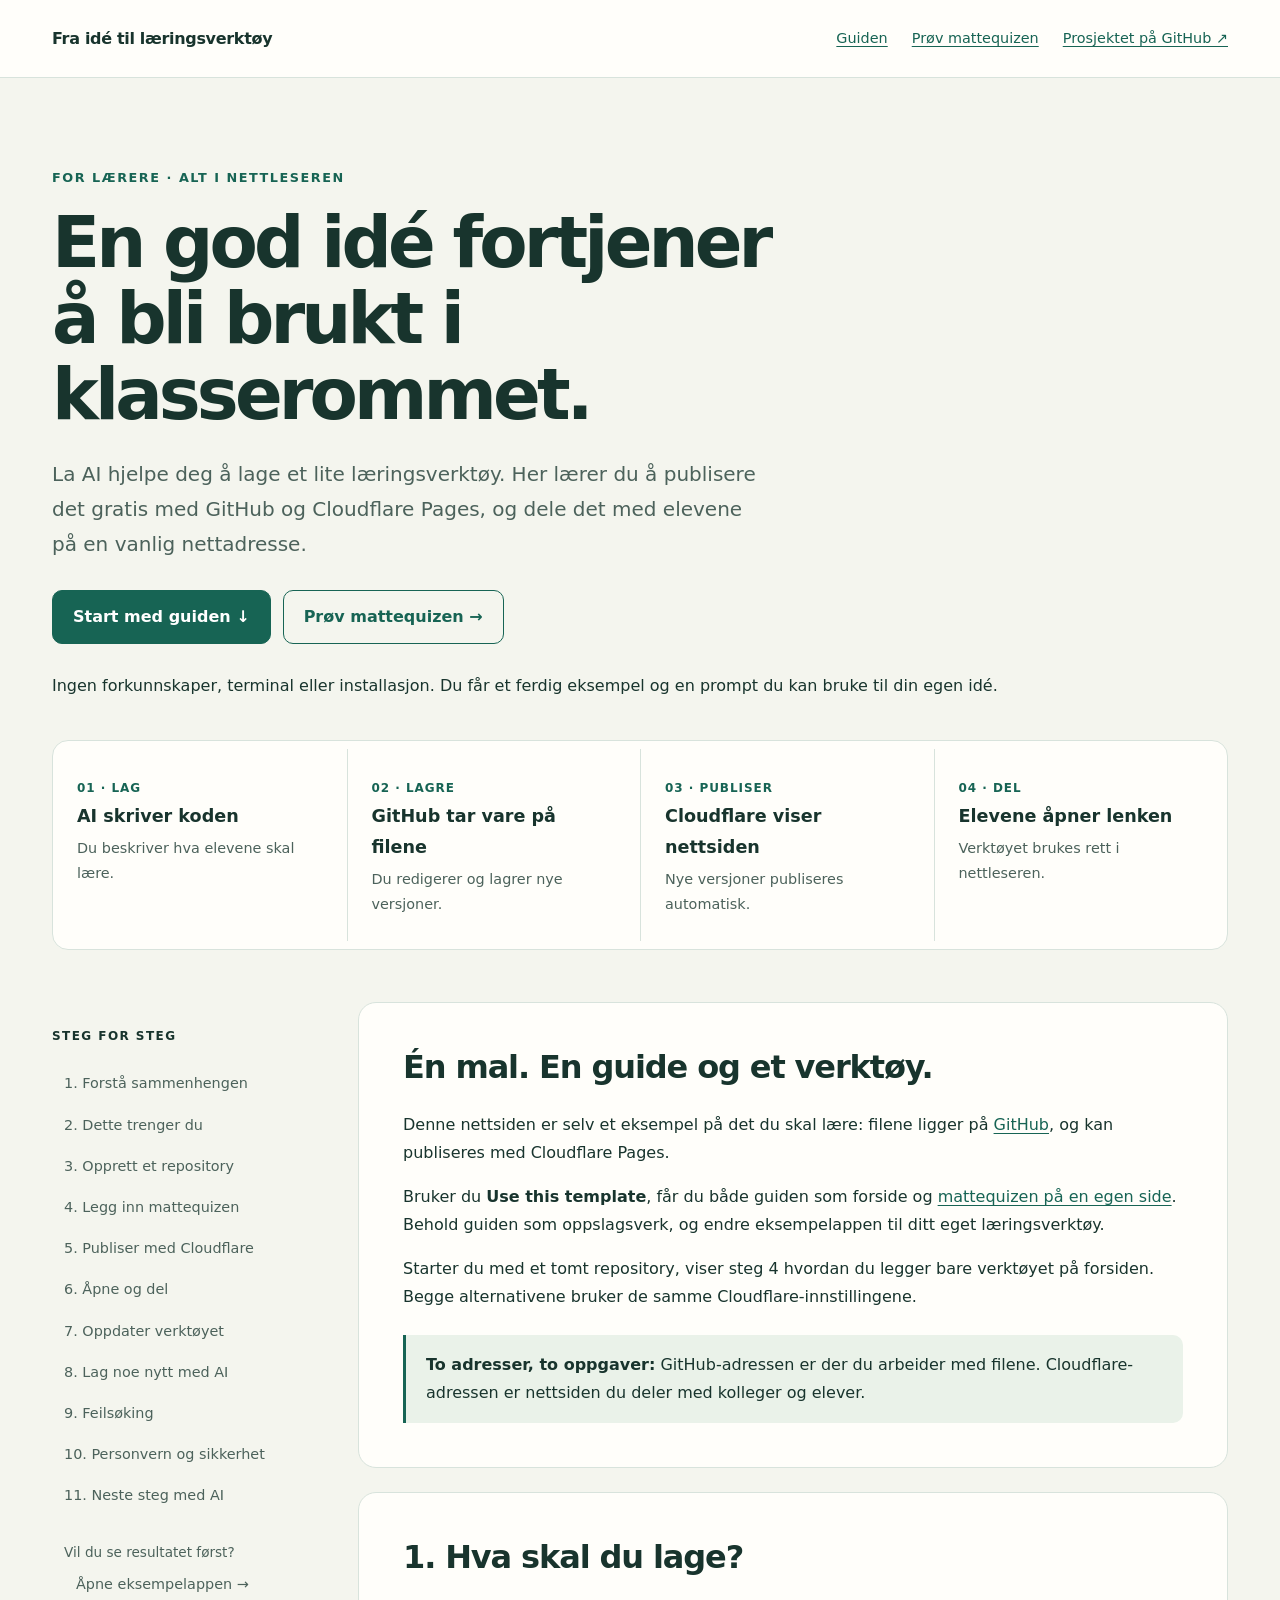
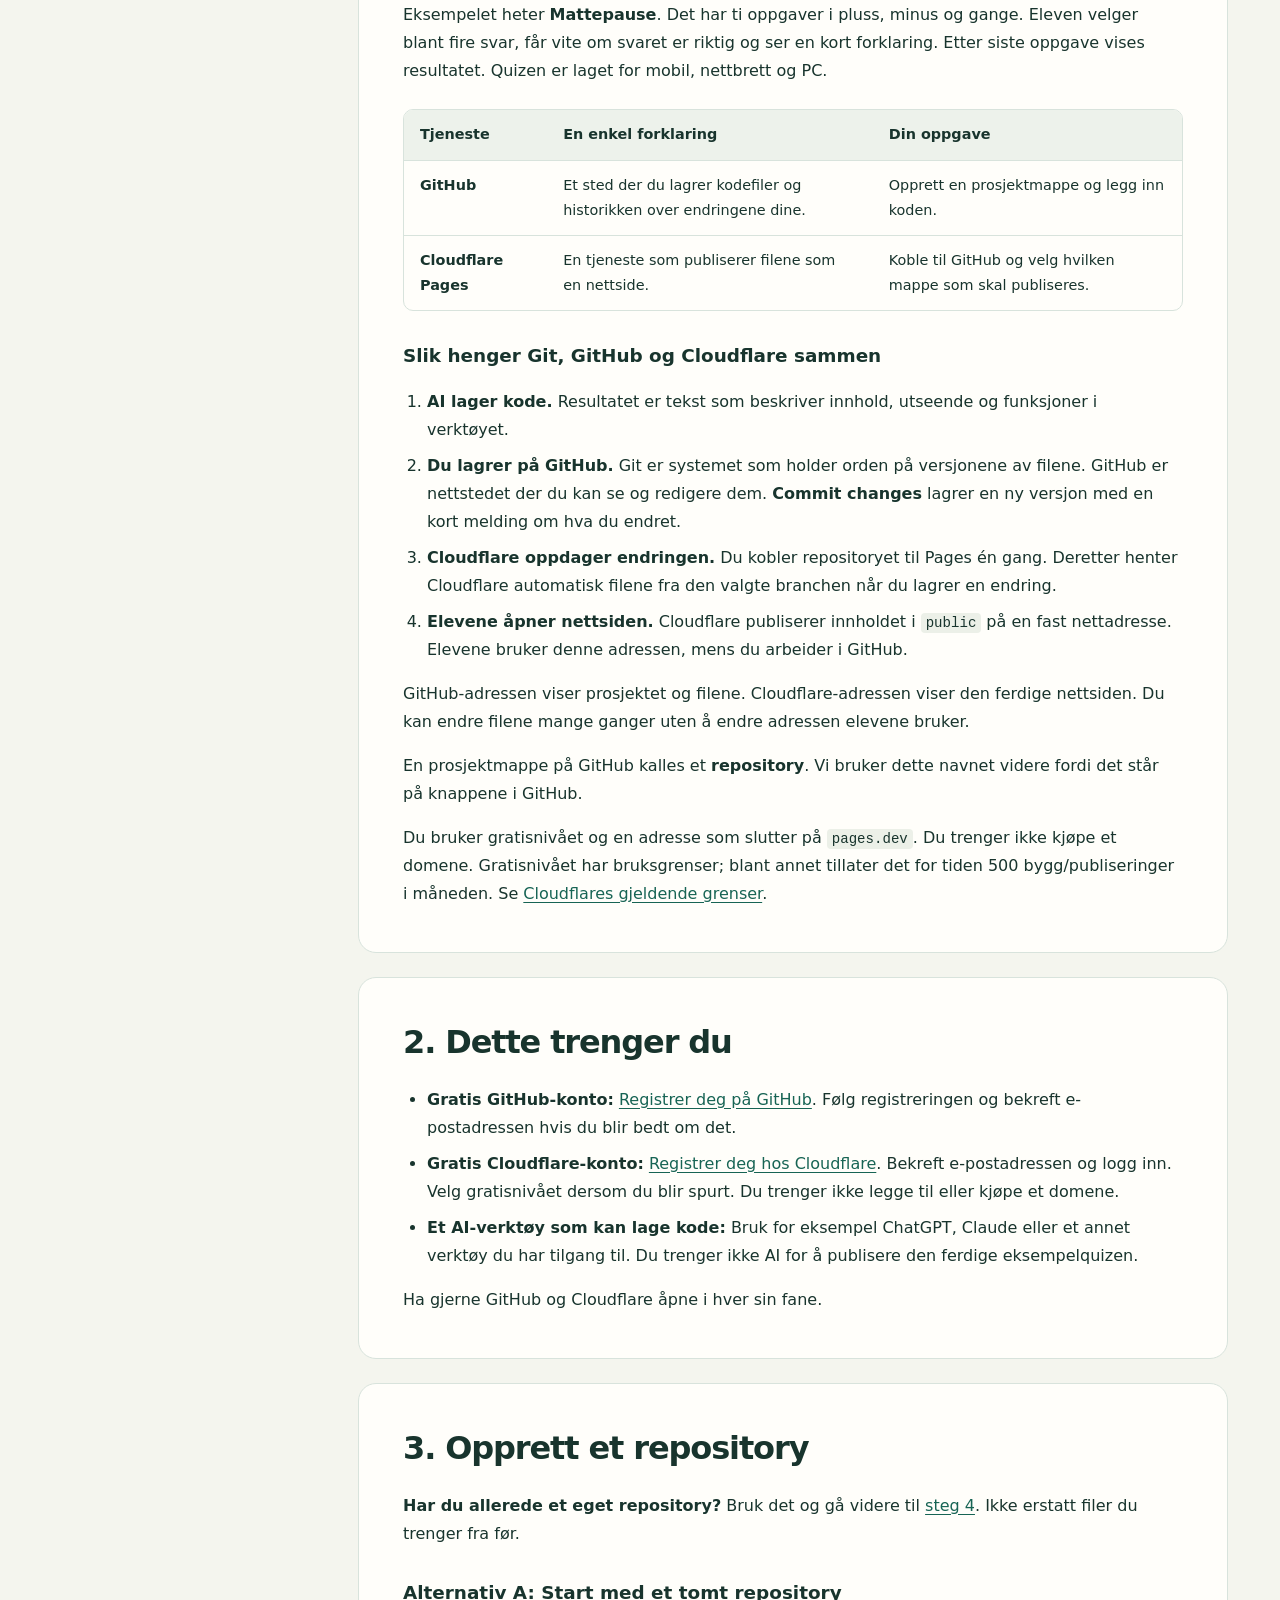
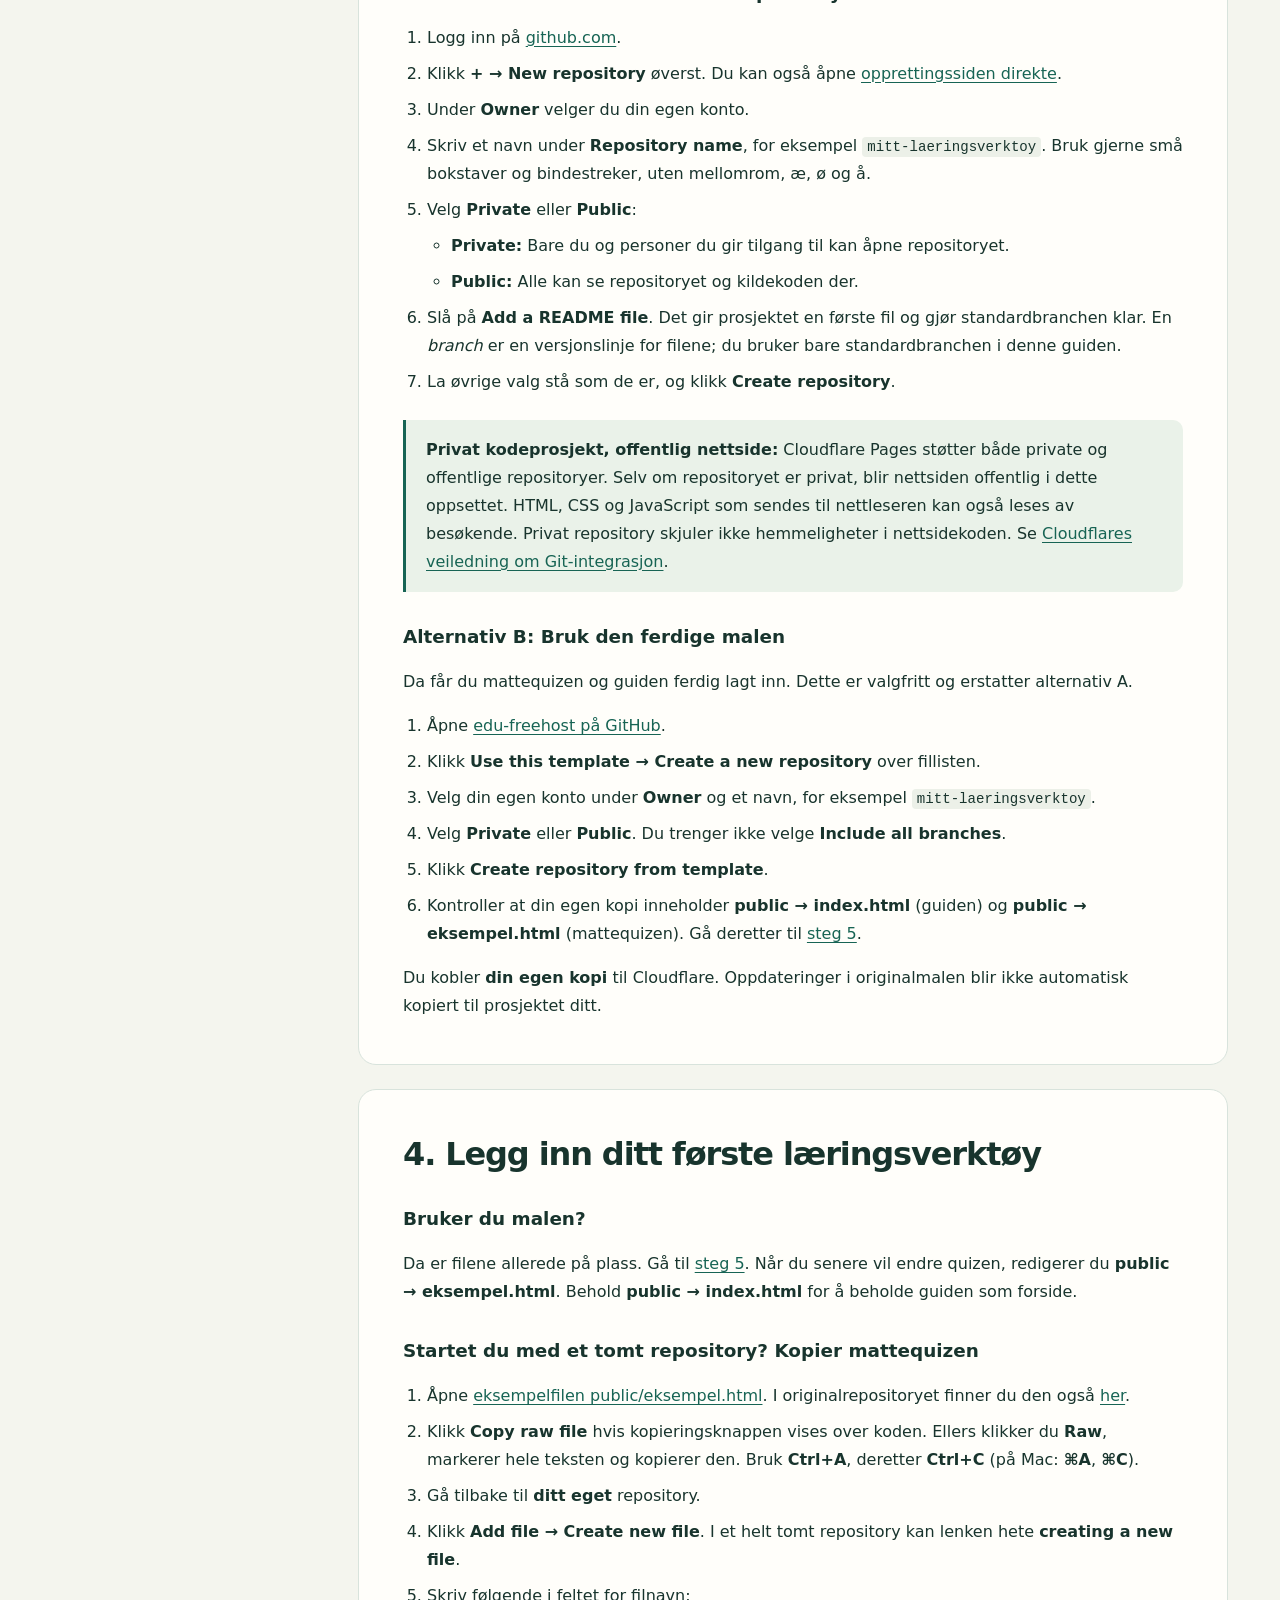
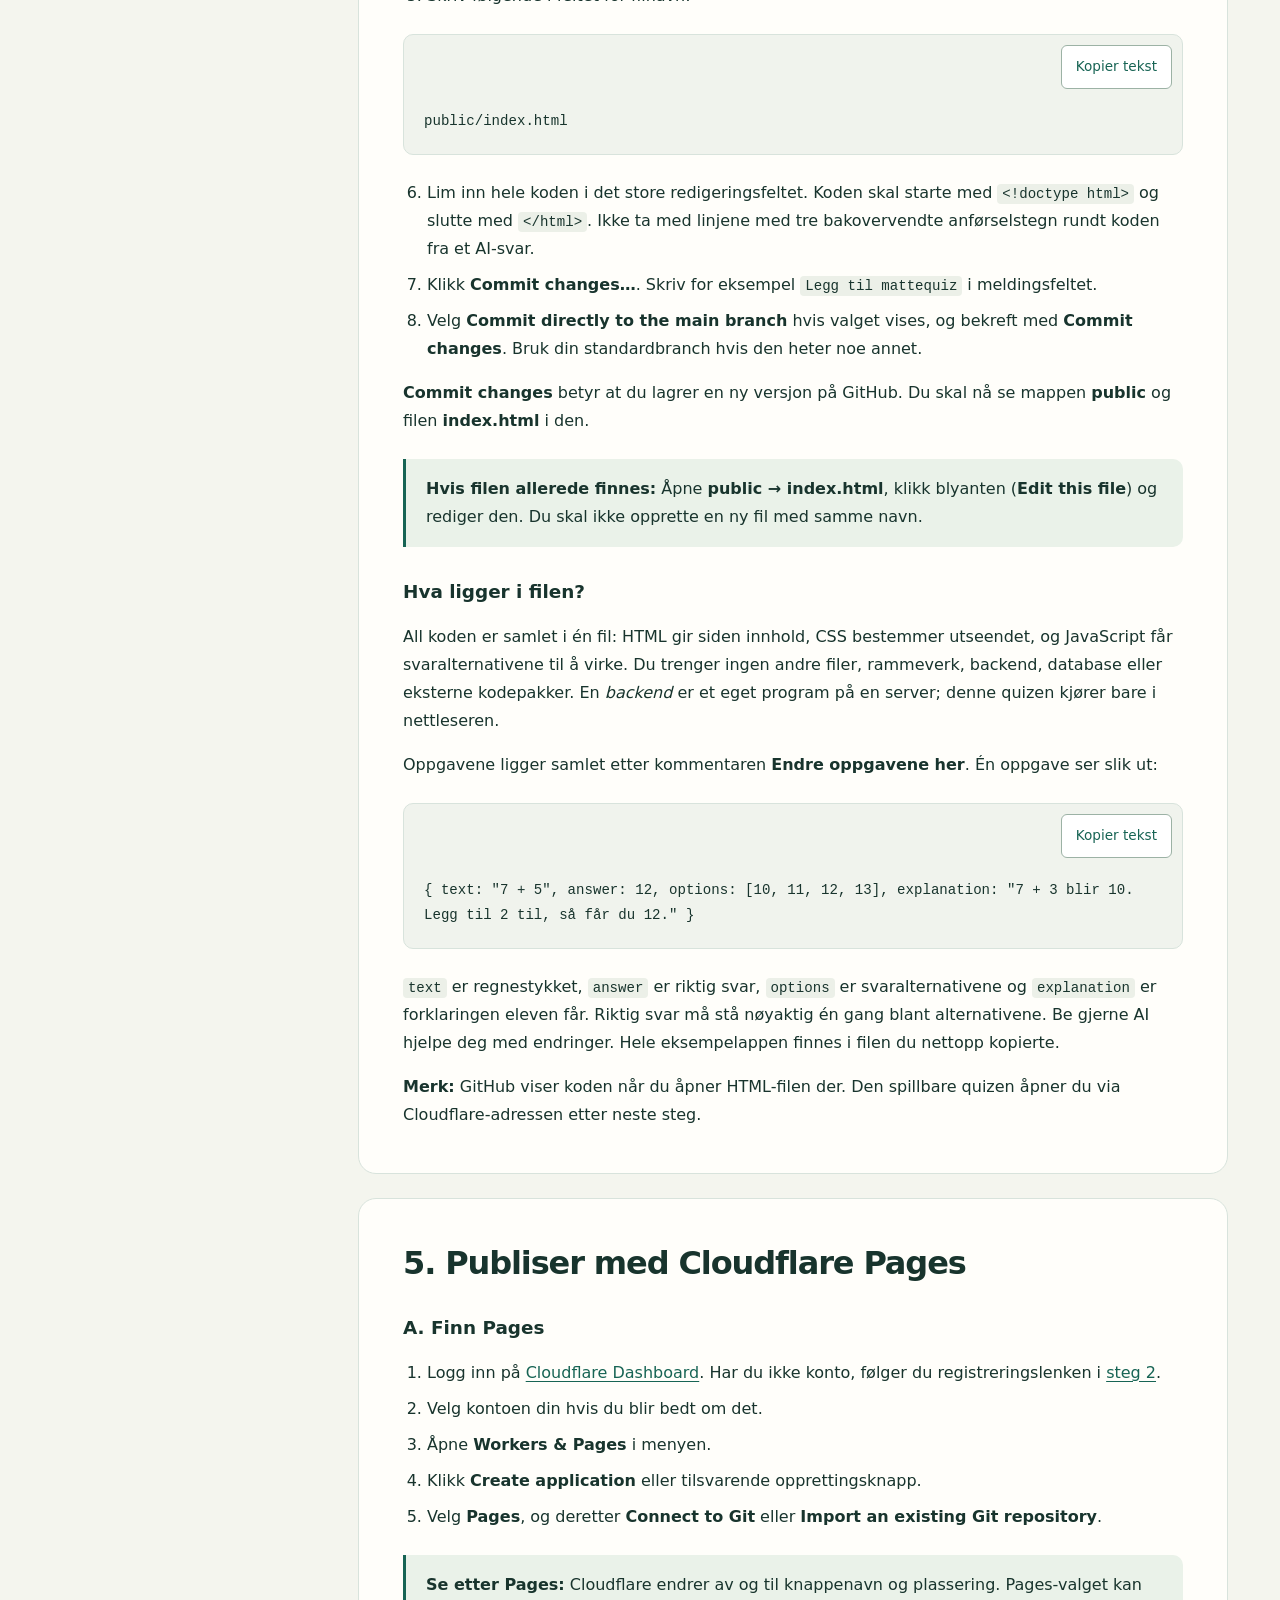
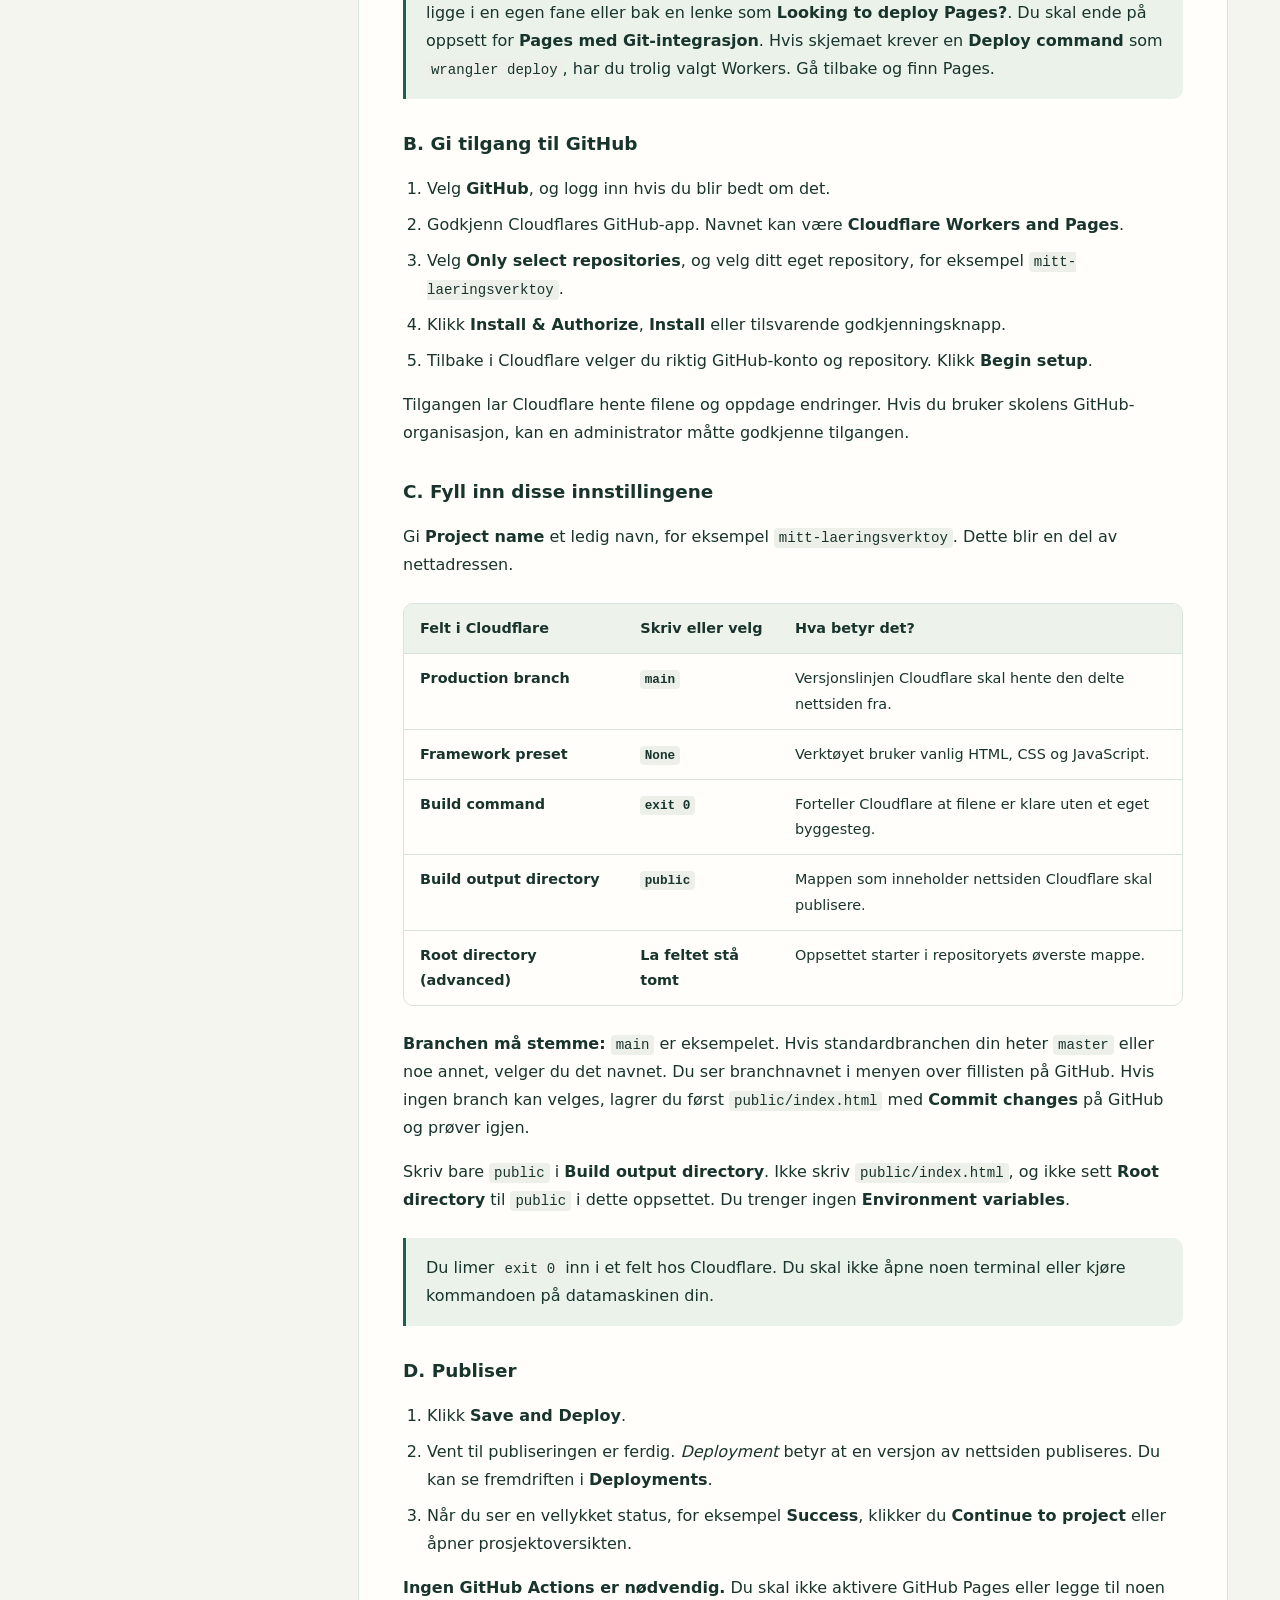
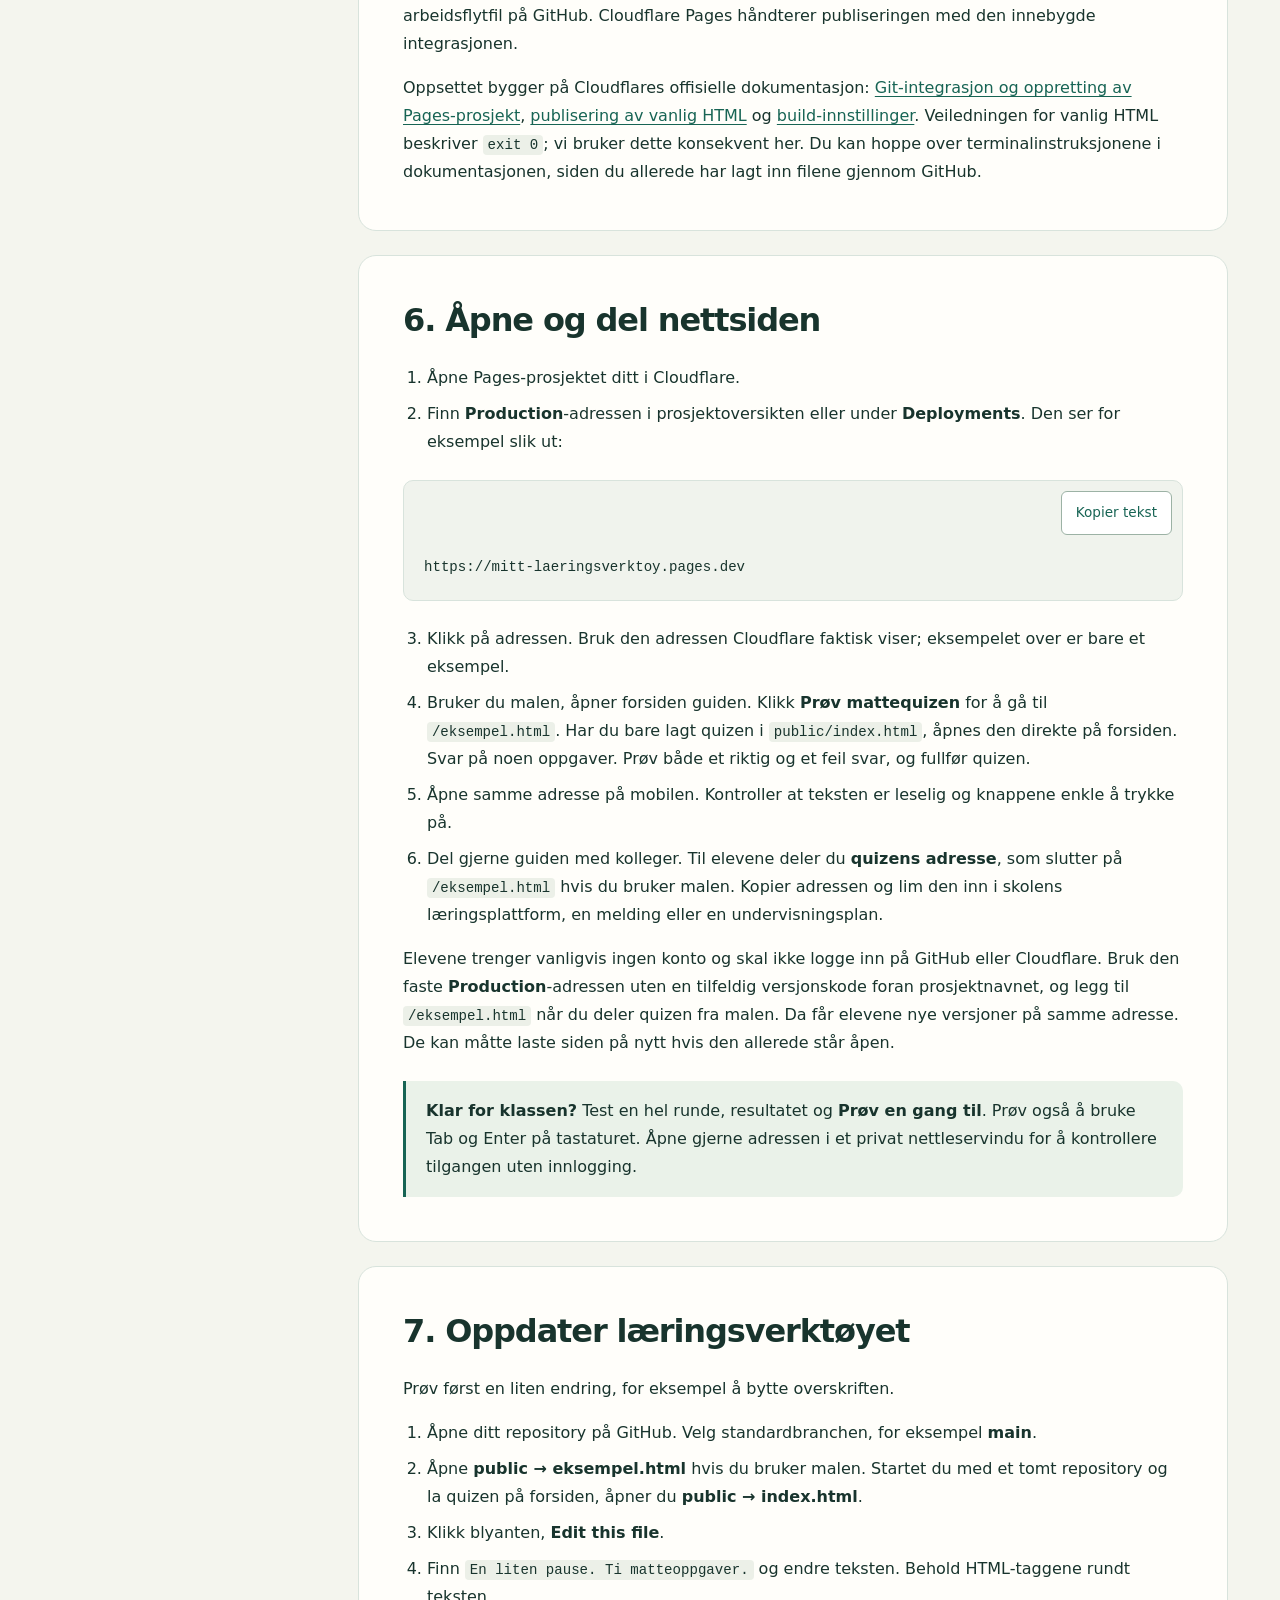
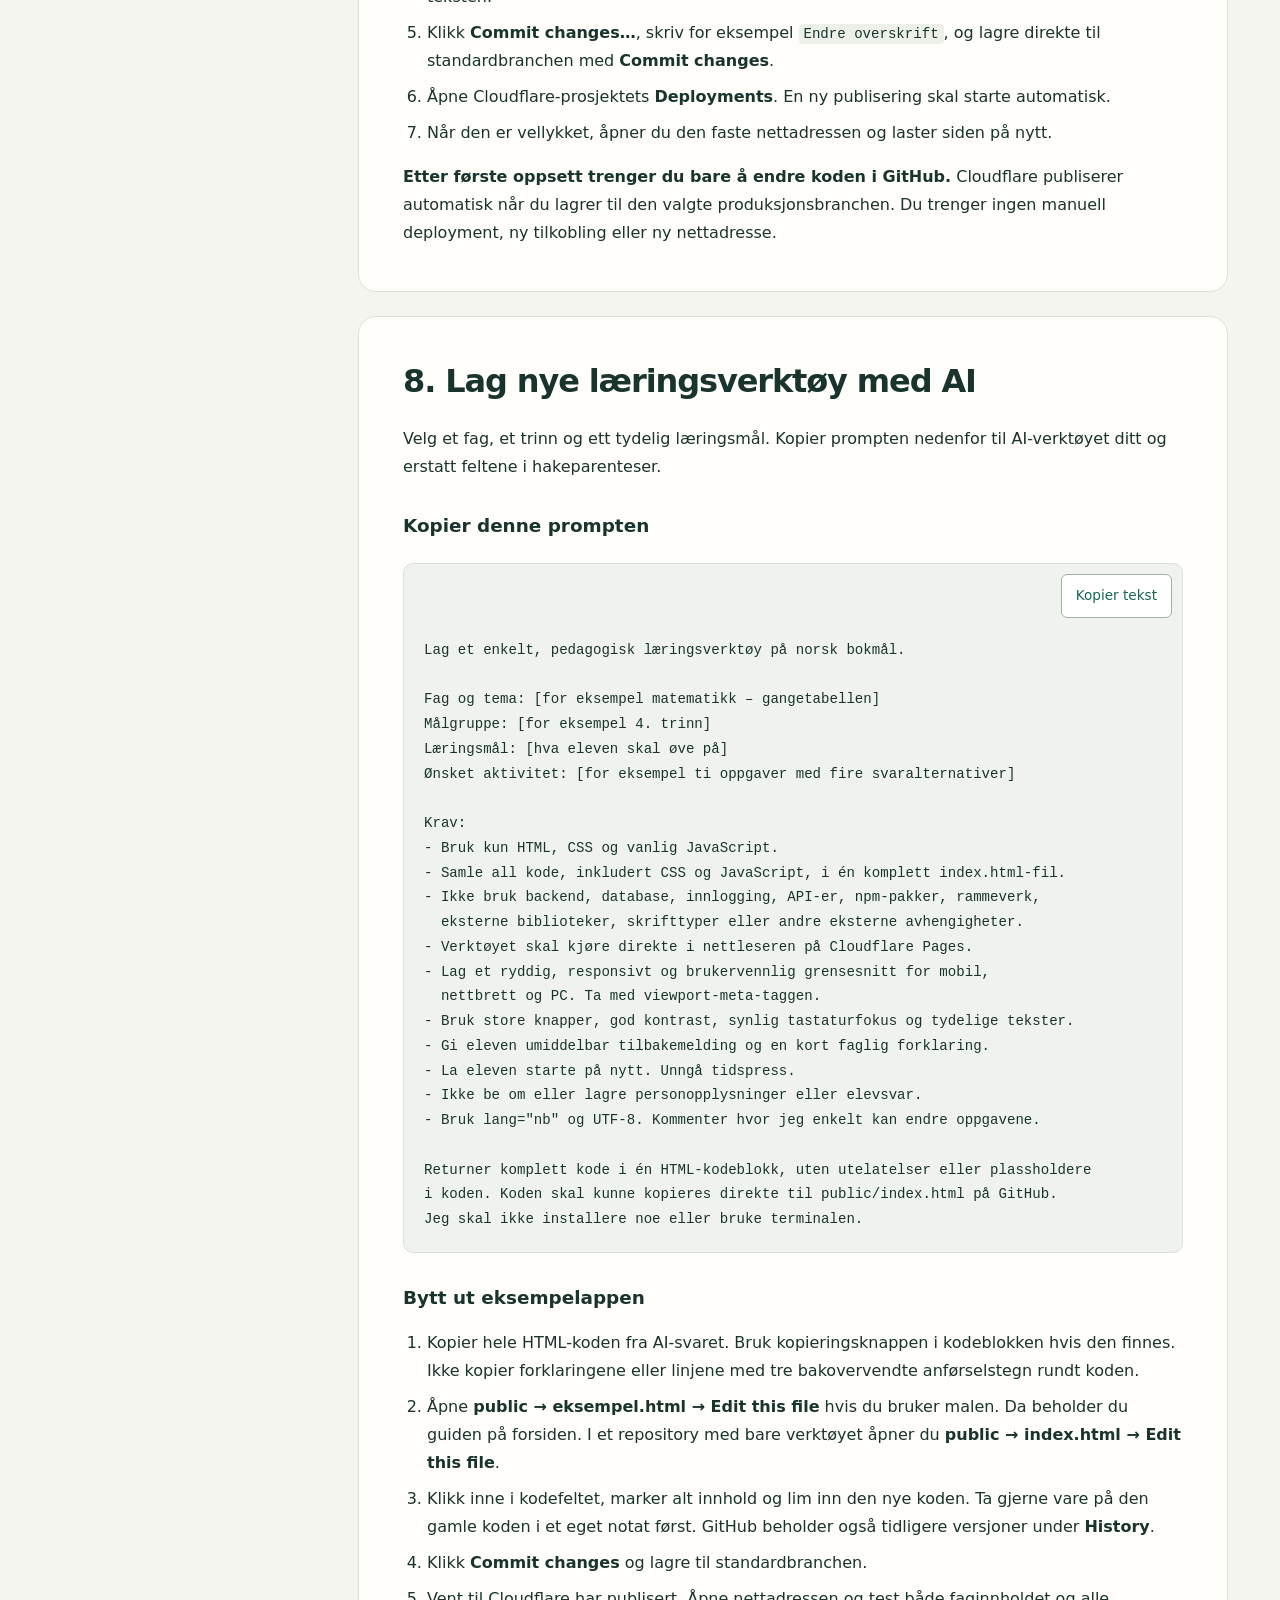
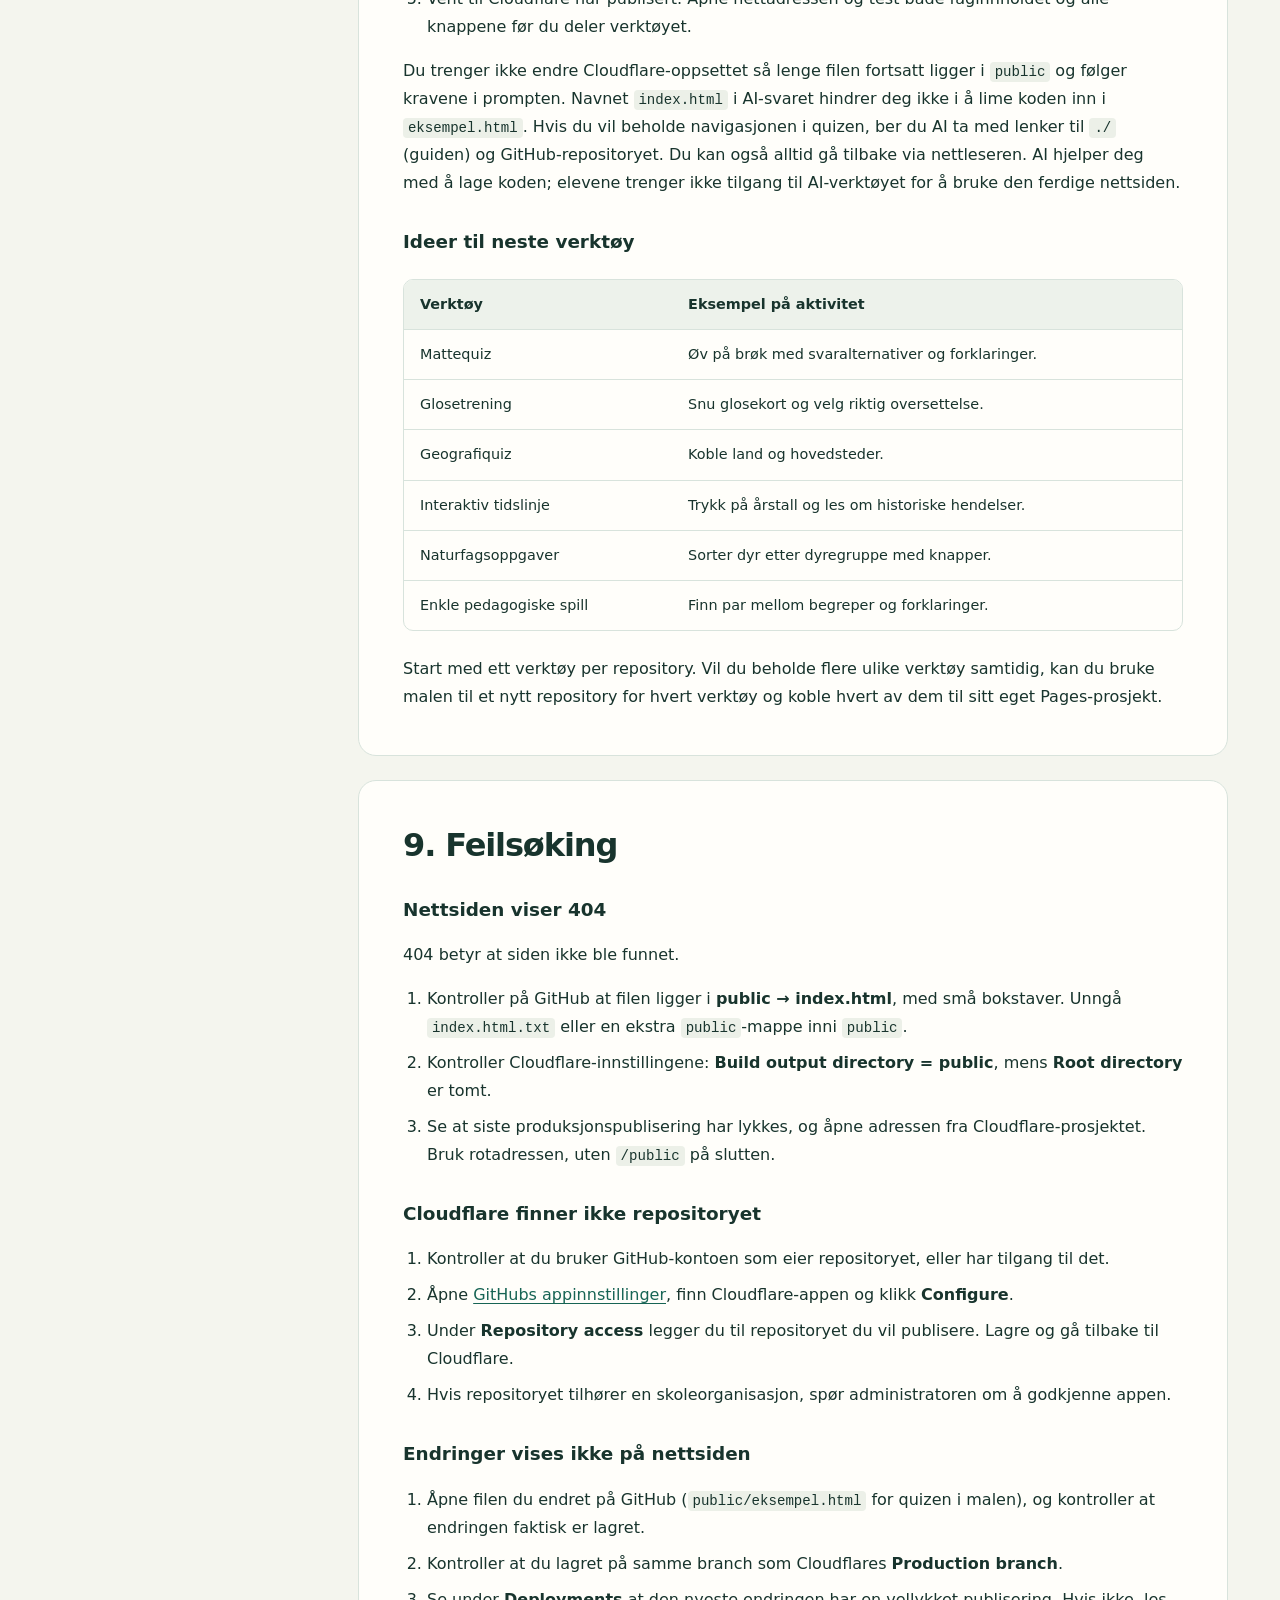
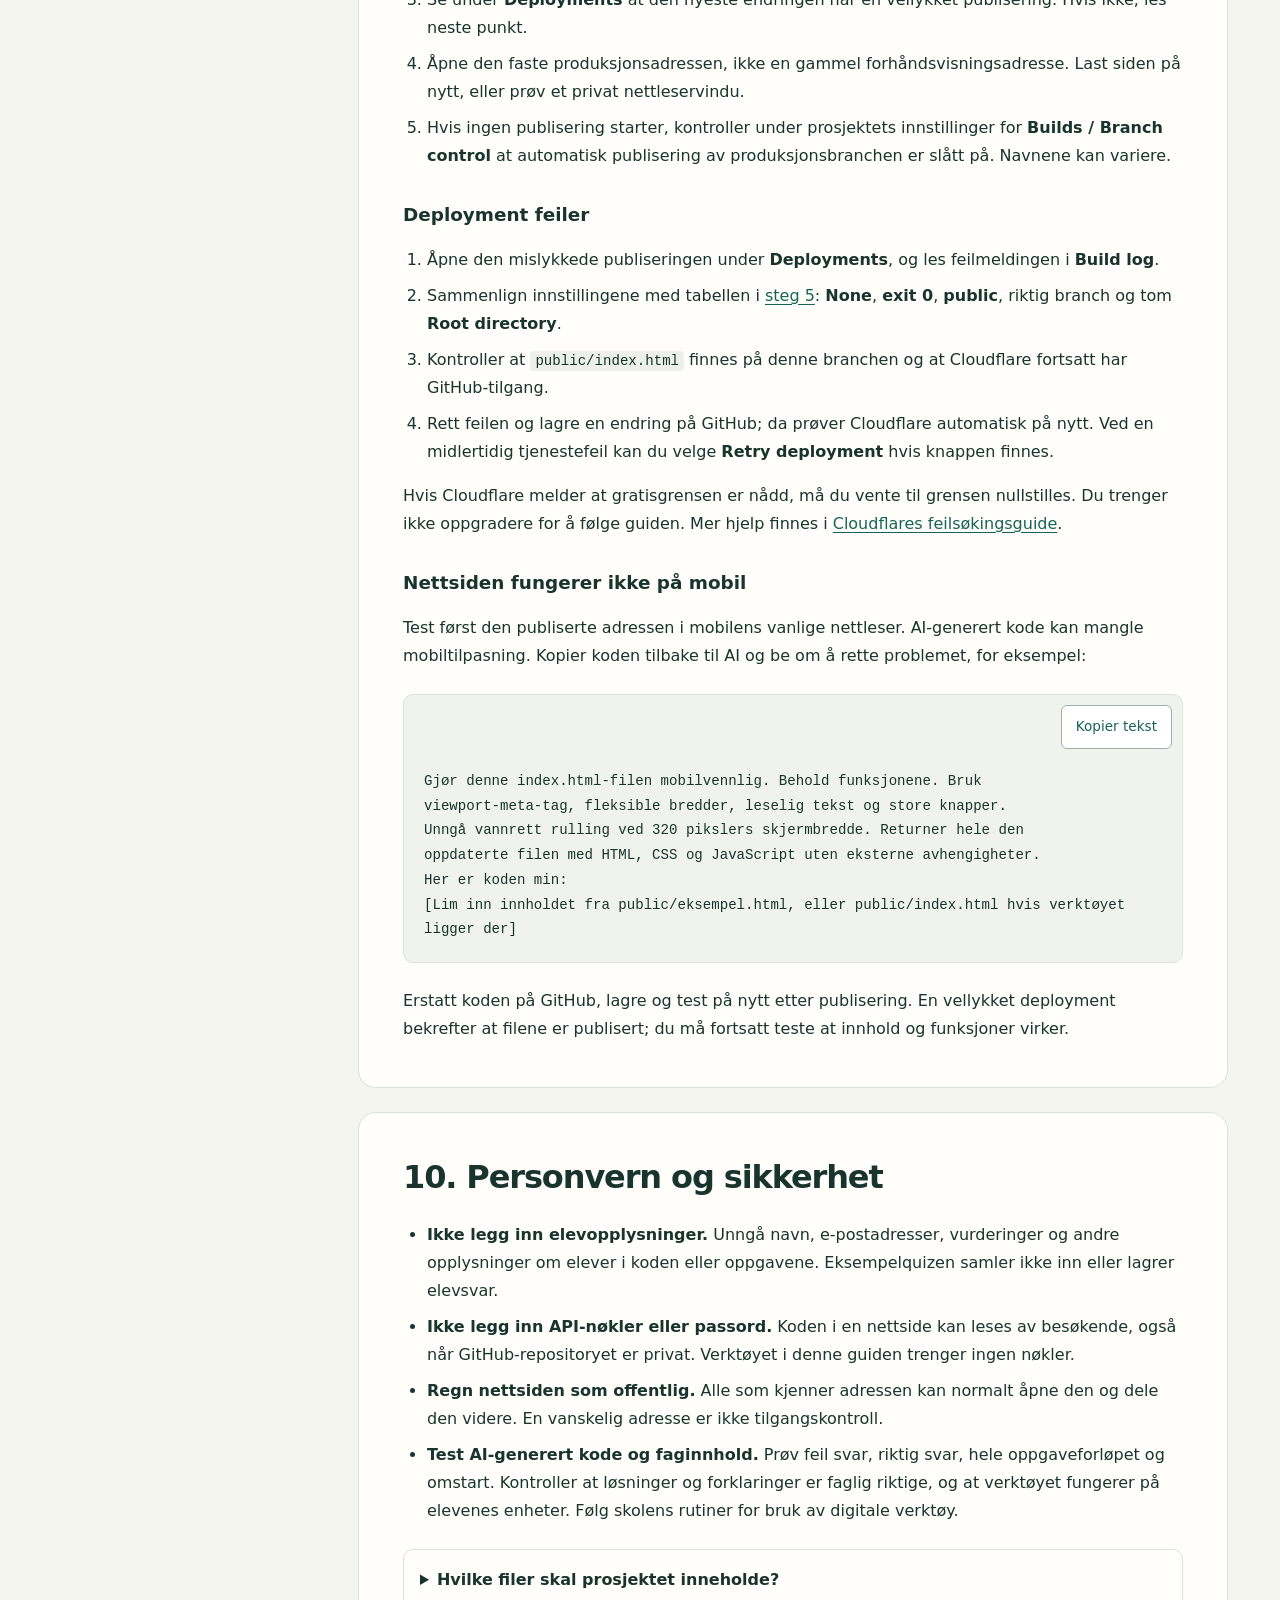
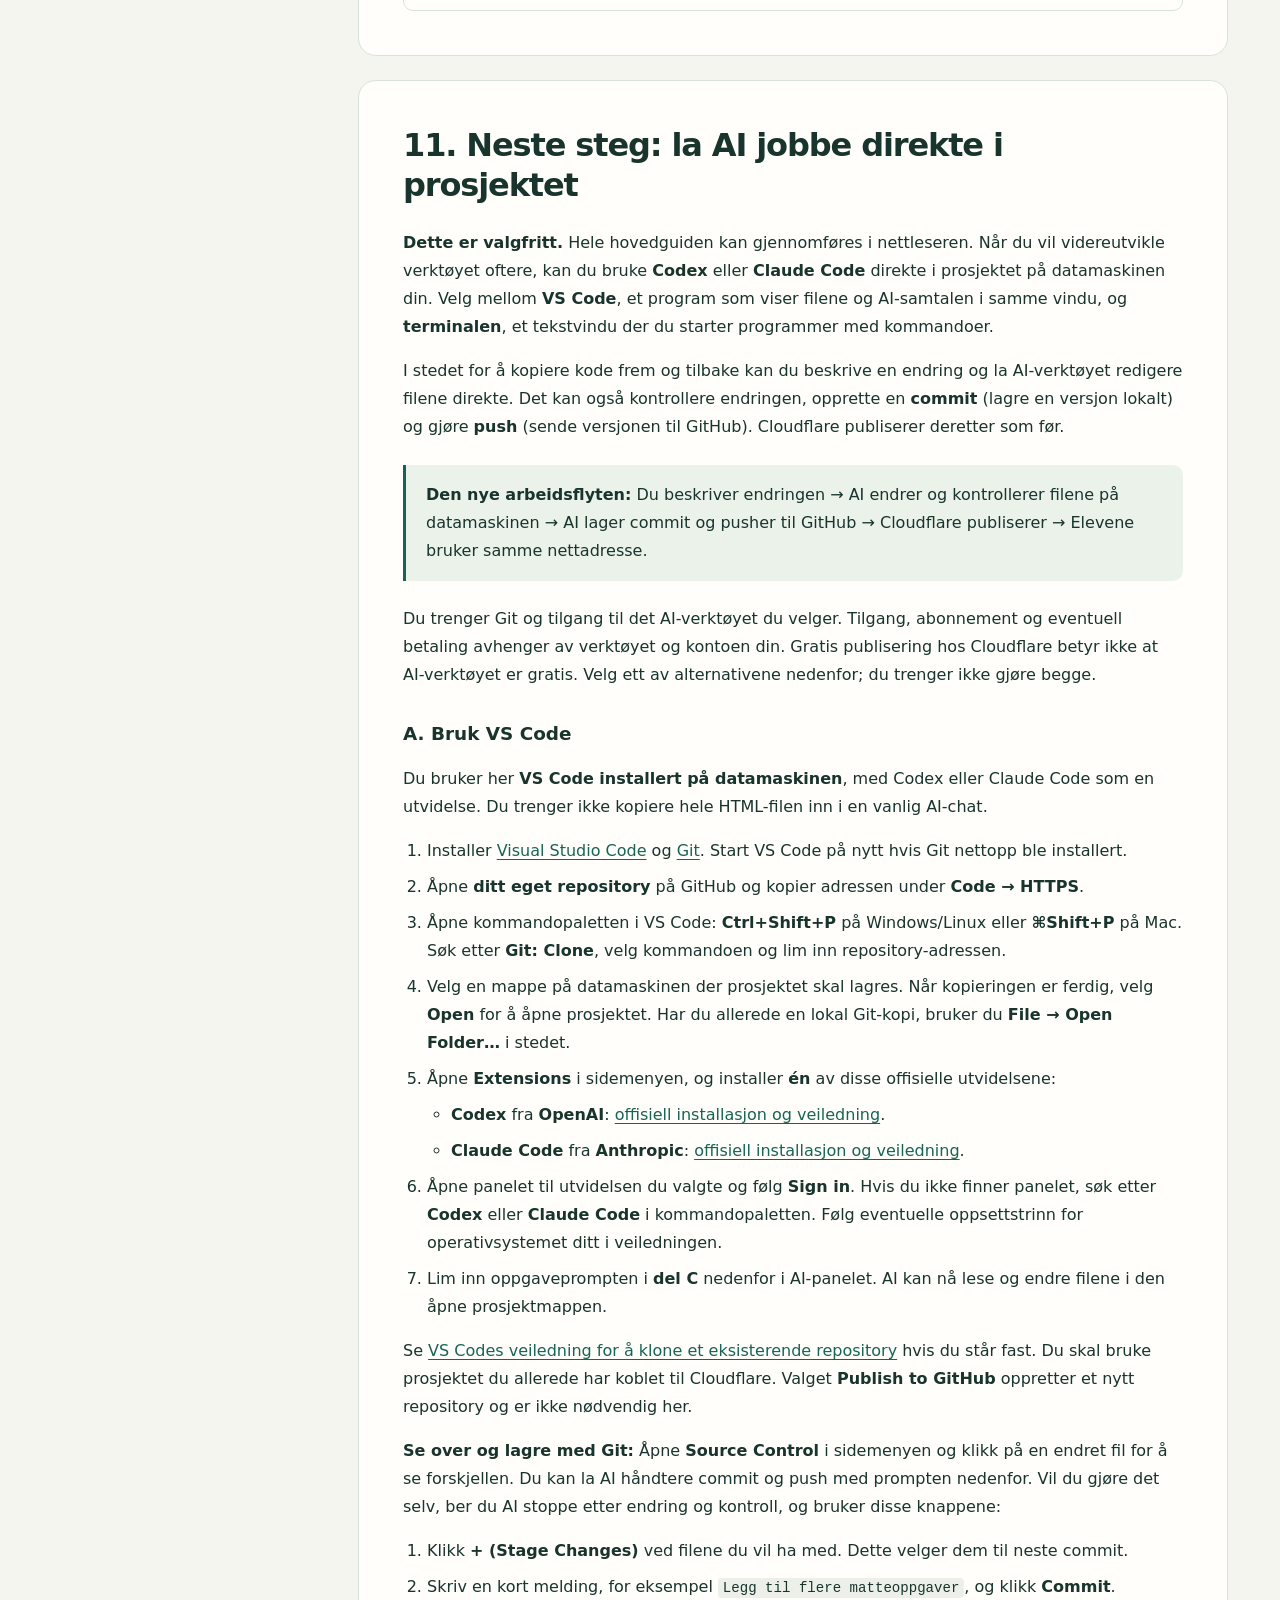
<file: public/index.html>
<!doctype html>
<html lang="nb">
<head>
  <meta charset="utf-8">
  <meta name="viewport" content="width=device-width, initial-scale=1">
  <meta name="description" content="Fra AI-idé til en nettadresse elevene kan bruke. En praktisk guide til gratis publisering med GitHub og Cloudflare Pages, med en mattequiz du kan prøve.">
  <title>Fra idé til læringsverktøy – GitHub og Cloudflare for lærere</title>
  <link rel="icon" href="favicon.svg" type="image/svg+xml">
  <link rel="stylesheet" href="guide.css">
  <script src="guide.js" defer></script>
</head>
<body id="toppen">
  <a class="skip" href="#veiledning">Hopp til guiden</a>
  <header class="site-header">
    <div class="topbar">
      <a class="wordmark" href="./" aria-current="page">Fra idé til læringsverktøy</a>
      <nav aria-label="Hovedmeny">
        <a href="#steg-1">Guiden</a>
        <a href="eksempel.html">Prøv mattequizen</a>
        <a href="https://github.com/Christergabba/edu-freehost">Prosjektet på GitHub ↗</a>
      </nav>
    </div>
  </header>
  <main>
    <div class="hero">
      <p class="eyebrow">For lærere · Alt i nettleseren</p>
      <h1>En god idé fortjener<br>å bli brukt i klasserommet.</h1>
      <p class="lead">La AI hjelpe deg å lage et lite læringsverktøy. Her lærer du å publisere det gratis med GitHub og Cloudflare Pages, og dele det med elevene på en vanlig nettadresse.</p>
      <div class="actions">
        <a class="button primary" href="#steg-1">Start med guiden ↓</a>
        <a class="button" href="eksempel.html">Prøv mattequizen →</a>
      </div>
      <p>Ingen forkunnskaper, terminal eller installasjon. Du får et ferdig eksempel og en prompt du kan bruke til din egen idé.</p>
      <ol class="flow" aria-label="Fra idé til publisert læringsverktøy">
        <li><small>01 · LAG</small><strong>AI skriver koden</strong><span>Du beskriver hva elevene skal lære.</span></li>
        <li><small>02 · LAGRE</small><strong>GitHub tar vare på filene</strong><span>Du redigerer og lagrer nye versjoner.</span></li>
        <li><small>03 · PUBLISER</small><strong>Cloudflare viser nettsiden</strong><span>Nye versjoner publiseres automatisk.</span></li>
        <li><small>04 · DEL</small><strong>Elevene åpner lenken</strong><span>Verktøyet brukes rett i nettleseren.</span></li>
      </ol>
    </div>
    <div class="layout">
      <aside class="sidebar">
        <nav aria-label="Innhold i guiden">
          <h2>Steg for steg</h2>
          <ol><li><a href="#steg-1">1. Forstå sammenhengen</a></li>
<li><a href="#steg-2">2. Dette trenger du</a></li>
<li><a href="#steg-3">3. Opprett et repository</a></li>
<li><a href="#steg-4">4. Legg inn mattequizen</a></li>
<li><a href="#steg-5">5. Publiser med Cloudflare</a></li>
<li><a href="#steg-6">6. Åpne og del</a></li>
<li><a href="#steg-7">7. Oppdater verktøyet</a></li>
<li><a href="#steg-8">8. Lag noe nytt med AI</a></li>
<li><a href="#steg-9">9. Feilsøking</a></li>
<li><a href="#steg-10">10. Personvern og sikkerhet</a></li>
<li><a href="#neste-steg">11. Neste steg med AI</a></li></ol>
        </nav>
        <p class="aside-note">Vil du se resultatet først?<br><a href="eksempel.html">Åpne eksempelappen →</a></p>
      </aside>
      <article id="veiledning" aria-label="Komplett publiseringsguide">
        <section class="chapter" aria-labelledby="to-sider">
          <h2 id="to-sider">Én mal. En guide og et verktøy.</h2>
          <p>Denne nettsiden er selv et eksempel på det du skal lære: filene ligger på <a href="https://github.com/Christergabba/edu-freehost">GitHub</a>, og kan publiseres med Cloudflare Pages.</p>
          <p>Bruker du <strong>Use this template</strong>, får du både guiden som forside og <a href="eksempel.html">mattequizen på en egen side</a>. Behold guiden som oppslagsverk, og endre eksempelappen til ditt eget læringsverktøy.</p>
          <p>Starter du med et tomt repository, viser steg 4 hvordan du legger bare verktøyet på forsiden. Begge alternativene bruker de samme Cloudflare-innstillingene.</p>
          <blockquote><p><strong>To adresser, to oppgaver:</strong> GitHub-adressen er der du arbeider med filene. Cloudflare-adressen er nettsiden du deler med kolleger og elever.</p></blockquote>
        </section>
<section class="chapter" id="steg-1">
<h2>1. Hva skal du lage?</h2>
<p>Eksempelet heter <strong>Mattepause</strong>. Det har ti oppgaver i pluss, minus og gange. Eleven velger blant fire svar, får vite om svaret er riktig og ser en kort forklaring. Etter siste oppgave vises resultatet. Quizen er laget for mobil, nettbrett og PC.</p>
<div class="table-wrap"><table><thead><tr><th scope="col">Tjeneste</th><th scope="col">En enkel forklaring</th><th scope="col">Din oppgave</th></tr></thead><tbody><tr><td><strong>GitHub</strong></td><td>Et sted der du lagrer kodefiler og historikken over endringene dine.</td><td>Opprett en prosjektmappe og legg inn koden.</td></tr><tr><td><strong>Cloudflare Pages</strong></td><td>En tjeneste som publiserer filene som en nettside.</td><td>Koble til GitHub og velg hvilken mappe som skal publiseres.</td></tr></tbody></table></div>
<h3>Slik henger Git, GitHub og Cloudflare sammen</h3>
<ol>
<li><strong>AI lager kode.</strong> Resultatet er tekst som beskriver innhold, utseende og funksjoner i verktøyet.
</li>
<li><strong>Du lagrer på GitHub.</strong> Git er systemet som holder orden på versjonene av filene. GitHub er nettstedet der du kan se og redigere dem. <strong>Commit changes</strong> lagrer en ny versjon med en kort melding om hva du endret.
</li>
<li><strong>Cloudflare oppdager endringen.</strong> Du kobler repositoryet til Pages én gang. Deretter henter Cloudflare automatisk filene fra den valgte branchen når du lagrer en endring.
</li>
<li><strong>Elevene åpner nettsiden.</strong> Cloudflare publiserer innholdet i <code>public</code> på en fast nettadresse. Elevene bruker denne adressen, mens du arbeider i GitHub.
</li></ol>
<p>GitHub-adressen viser prosjektet og filene. Cloudflare-adressen viser den ferdige nettsiden. Du kan endre filene mange ganger uten å endre adressen elevene bruker.</p>
<p>En prosjektmappe på GitHub kalles et <strong>repository</strong>. Vi bruker dette navnet videre fordi det står på knappene i GitHub.</p>
<p>Du bruker gratisnivået og en adresse som slutter på <code>pages.dev</code>. Du trenger ikke kjøpe et domene. Gratisnivået har bruksgrenser; blant annet tillater det for tiden 500 bygg/publiseringer i måneden. Se <a href="https://developers.cloudflare.com/pages/platform/limits/">Cloudflares gjeldende grenser</a>.</p>
</section>
<section class="chapter" id="steg-2">
<h2>2. Dette trenger du</h2>
<ul>
<li><strong>Gratis GitHub-konto:</strong> <a href="https://github.com/signup">Registrer deg på GitHub</a>. Følg registreringen og bekreft e-postadressen hvis du blir bedt om det.
</li>
<li><strong>Gratis Cloudflare-konto:</strong> <a href="https://dash.cloudflare.com/sign-up">Registrer deg hos Cloudflare</a>. Bekreft e-postadressen og logg inn. Velg gratisnivået dersom du blir spurt. Du trenger ikke legge til eller kjøpe et domene.
</li>
<li><strong>Et AI-verktøy som kan lage kode:</strong> Bruk for eksempel ChatGPT, Claude eller et annet verktøy du har tilgang til. Du trenger ikke AI for å publisere den ferdige eksempelquizen.
</li></ul>
<p>Ha gjerne GitHub og Cloudflare åpne i hver sin fane.</p>
</section>
<section class="chapter" id="steg-3">
<h2>3. Opprett et repository</h2>
<p><strong>Har du allerede et eget repository?</strong> Bruk det og gå videre til <a href="#steg-4">steg 4</a>. Ikke erstatt filer du trenger fra før.</p>
<h3>Alternativ A: Start med et tomt repository</h3>
<ol>
<li>Logg inn på <a href="https://github.com/">github.com</a>.
</li>
<li>Klikk <strong>+ → New repository</strong> øverst. Du kan også åpne <a href="https://github.com/new">opprettingssiden direkte</a>.
</li>
<li>Under <strong>Owner</strong> velger du din egen konto.
</li>
<li>Skriv et navn under <strong>Repository name</strong>, for eksempel <code>mitt-laeringsverktoy</code>. Bruk gjerne små bokstaver og bindestreker, uten mellomrom, æ, ø og å.
</li>
<li>Velg <strong>Private</strong> eller <strong>Public</strong>:
<ul>
<li><strong>Private:</strong> Bare du og personer du gir tilgang til kan åpne repositoryet.
</li>
<li><strong>Public:</strong> Alle kan se repositoryet og kildekoden der.
</li></ul>
</li>
<li>Slå på <strong>Add a README file</strong>. Det gir prosjektet en første fil og gjør standardbranchen klar. En <em>branch</em> er en versjonslinje for filene; du bruker bare standardbranchen i denne guiden.
</li>
<li>La øvrige valg stå som de er, og klikk <strong>Create repository</strong>.
</li></ol>
<blockquote><p><strong>Privat kodeprosjekt, offentlig nettside:</strong> Cloudflare Pages støtter både private og offentlige repositoryer. Selv om repositoryet er privat, blir nettsiden offentlig i dette oppsettet. HTML, CSS og JavaScript som sendes til nettleseren kan også leses av besøkende. Privat repository skjuler ikke hemmeligheter i nettsidekoden. Se <a href="https://developers.cloudflare.com/pages/get-started/git-integration/">Cloudflares veiledning om Git-integrasjon</a>.</p></blockquote>
<a id="template"></a>
<h3>Alternativ B: Bruk den ferdige malen</h3>
<p>Da får du mattequizen og guiden ferdig lagt inn. Dette er valgfritt og erstatter alternativ A.</p>
<ol>
<li>Åpne <a href="https://github.com/Christergabba/edu-freehost">edu-freehost på GitHub</a>.
</li>
<li>Klikk <strong>Use this template → Create a new repository</strong> over fillisten.
</li>
<li>Velg din egen konto under <strong>Owner</strong> og et navn, for eksempel <code>mitt-laeringsverktoy</code>.
</li>
<li>Velg <strong>Private</strong> eller <strong>Public</strong>. Du trenger ikke velge <strong>Include all branches</strong>.
</li>
<li>Klikk <strong>Create repository from template</strong>.
</li>
<li>Kontroller at din egen kopi inneholder <strong>public → index.html</strong> (guiden) og <strong>public → eksempel.html</strong> (mattequizen). Gå deretter til <a href="#steg-5">steg 5</a>.
</li></ol>
<p>Du kobler <strong>din egen kopi</strong> til Cloudflare. Oppdateringer i originalmalen blir ikke automatisk kopiert til prosjektet ditt.</p>
</section>
<section class="chapter" id="steg-4">
<h2>4. Legg inn ditt første læringsverktøy</h2>
<h3>Bruker du malen?</h3>
<p>Da er filene allerede på plass. Gå til <a href="#steg-5">steg 5</a>. Når du senere vil endre quizen, redigerer du <strong>public → eksempel.html</strong>. Behold <strong>public → index.html</strong> for å beholde guiden som forside.</p>
<h3>Startet du med et tomt repository? Kopier mattequizen</h3>
<ol>
<li>Åpne <a href="https://github.com/Christergabba/edu-freehost/blob/main/public/eksempel.html">eksempelfilen public/eksempel.html</a>. I originalrepositoryet finner du den også <a href="https://github.com/Christergabba/edu-freehost/blob/main/public/eksempel.html">her</a>.
</li>
<li>Klikk <strong>Copy raw file</strong> hvis kopieringsknappen vises over koden. Ellers klikker du <strong>Raw</strong>, markerer hele teksten og kopierer den. Bruk <strong>Ctrl+A</strong>, deretter <strong>Ctrl+C</strong> (på Mac: <strong>⌘A</strong>, <strong>⌘C</strong>).
</li>
<li>Gå tilbake til <strong>ditt eget</strong> repository.
</li>
<li>Klikk <strong>Add file → Create new file</strong>. I et helt tomt repository kan lenken hete <strong>creating a new file</strong>.
</li>
<li>Skriv følgende i feltet for filnavn:
</li></ol>
<div class="code-block"><pre><code>public/index.html</code></pre></div>
<ol start="6">
<li>Lim inn hele koden i det store redigeringsfeltet. Koden skal starte med <code>&lt;!doctype html&gt;</code> og slutte med <code>&lt;/html&gt;</code>. Ikke ta med linjene med tre bakovervendte anførselstegn rundt koden fra et AI-svar.
</li>
<li>Klikk <strong>Commit changes…</strong>. Skriv for eksempel <code>Legg til mattequiz</code> i meldingsfeltet.
</li>
<li>Velg <strong>Commit directly to the main branch</strong> hvis valget vises, og bekreft med <strong>Commit changes</strong>. Bruk din standardbranch hvis den heter noe annet.
</li></ol>
<p><strong>Commit changes</strong> betyr at du lagrer en ny versjon på GitHub. Du skal nå se mappen <strong>public</strong> og filen <strong>index.html</strong> i den.</p>
<blockquote><p><strong>Hvis filen allerede finnes:</strong> Åpne <strong>public → index.html</strong>, klikk blyanten (<strong>Edit this file</strong>) og rediger den. Du skal ikke opprette en ny fil med samme navn.</p></blockquote>
<h3>Hva ligger i filen?</h3>
<p>All koden er samlet i én fil: HTML gir siden innhold, CSS bestemmer utseendet, og JavaScript får svaralternativene til å virke. Du trenger ingen andre filer, rammeverk, backend, database eller eksterne kodepakker. En <em>backend</em> er et eget program på en server; denne quizen kjører bare i nettleseren.</p>
<p>Oppgavene ligger samlet etter kommentaren <strong>Endre oppgavene her</strong>. Én oppgave ser slik ut:</p>
<div class="code-block"><pre><code>{ text: &quot;7 + 5&quot;, answer: 12, options: [10, 11, 12, 13], explanation: &quot;7 + 3 blir 10. Legg til 2 til, så får du 12.&quot; }</code></pre></div>
<p><code>text</code> er regnestykket, <code>answer</code> er riktig svar, <code>options</code> er svaralternativene og <code>explanation</code> er forklaringen eleven får. Riktig svar må stå nøyaktig én gang blant alternativene. Be gjerne AI hjelpe deg med endringer. Hele eksempelappen finnes i filen du nettopp kopierte.</p>
<p><strong>Merk:</strong> GitHub viser koden når du åpner HTML-filen der. Den spillbare quizen åpner du via Cloudflare-adressen etter neste steg.</p>
</section>
<section class="chapter" id="steg-5">
<h2>5. Publiser med Cloudflare Pages</h2>
<h3>A. Finn Pages</h3>
<ol>
<li>Logg inn på <a href="https://dash.cloudflare.com/">Cloudflare Dashboard</a>. Har du ikke konto, følger du registreringslenken i <a href="#steg-2">steg 2</a>.
</li>
<li>Velg kontoen din hvis du blir bedt om det.
</li>
<li>Åpne <strong>Workers &amp; Pages</strong> i menyen.
</li>
<li>Klikk <strong>Create application</strong> eller tilsvarende opprettingsknapp.
</li>
<li>Velg <strong>Pages</strong>, og deretter <strong>Connect to Git</strong> eller <strong>Import an existing Git repository</strong>.
</li></ol>
<blockquote><p><strong>Se etter Pages:</strong> Cloudflare endrer av og til knappenavn og plassering. Pages-valget kan ligge i en egen fane eller bak en lenke som <strong>Looking to deploy Pages?</strong>. Du skal ende på oppsett for <strong>Pages med Git-integrasjon</strong>. Hvis skjemaet krever en <strong>Deploy command</strong> som <code>wrangler deploy</code>, har du trolig valgt Workers. Gå tilbake og finn Pages.</p></blockquote>
<h3>B. Gi tilgang til GitHub</h3>
<ol>
<li>Velg <strong>GitHub</strong>, og logg inn hvis du blir bedt om det.
</li>
<li>Godkjenn Cloudflares GitHub-app. Navnet kan være <strong>Cloudflare Workers and Pages</strong>.
</li>
<li>Velg <strong>Only select repositories</strong>, og velg ditt eget repository, for eksempel <code>mitt-laeringsverktoy</code>.
</li>
<li>Klikk <strong>Install &amp; Authorize</strong>, <strong>Install</strong> eller tilsvarende godkjenningsknapp.
</li>
<li>Tilbake i Cloudflare velger du riktig GitHub-konto og repository. Klikk <strong>Begin setup</strong>.
</li></ol>
<p>Tilgangen lar Cloudflare hente filene og oppdage endringer. Hvis du bruker skolens GitHub-organisasjon, kan en administrator måtte godkjenne tilgangen.</p>
<h3>C. Fyll inn disse innstillingene</h3>
<p>Gi <strong>Project name</strong> et ledig navn, for eksempel <code>mitt-laeringsverktoy</code>. Dette blir en del av nettadressen.</p>
<div class="table-wrap"><table><thead><tr><th scope="col">Felt i Cloudflare</th><th scope="col">Skriv eller velg</th><th scope="col">Hva betyr det?</th></tr></thead><tbody><tr><td><strong>Production branch</strong></td><td><strong><code>main</code></strong></td><td>Versjonslinjen Cloudflare skal hente den delte nettsiden fra.</td></tr><tr><td><strong>Framework preset</strong></td><td><strong><code>None</code></strong></td><td>Verktøyet bruker vanlig HTML, CSS og JavaScript.</td></tr><tr><td><strong>Build command</strong></td><td><strong><code>exit 0</code></strong></td><td>Forteller Cloudflare at filene er klare uten et eget byggesteg.</td></tr><tr><td><strong>Build output directory</strong></td><td><strong><code>public</code></strong></td><td>Mappen som inneholder nettsiden Cloudflare skal publisere.</td></tr><tr><td><strong>Root directory (advanced)</strong></td><td><strong>La feltet stå tomt</strong></td><td>Oppsettet starter i repositoryets øverste mappe.</td></tr></tbody></table></div>
<p><strong>Branchen må stemme:</strong> <code>main</code> er eksempelet. Hvis standardbranchen din heter <code>master</code> eller noe annet, velger du det navnet. Du ser branchnavnet i menyen over fillisten på GitHub. Hvis ingen branch kan velges, lagrer du først <code>public/index.html</code> med <strong>Commit changes</strong> på GitHub og prøver igjen.</p>
<p>Skriv bare <code>public</code> i <strong>Build output directory</strong>. Ikke skriv <code>public/index.html</code>, og ikke sett <strong>Root directory</strong> til <code>public</code> i dette oppsettet. Du trenger ingen <strong>Environment variables</strong>.</p>
<blockquote><p>Du limer <code>exit 0</code> inn i et felt hos Cloudflare. Du skal ikke åpne noen terminal eller kjøre kommandoen på datamaskinen din.</p></blockquote>
<h3>D. Publiser</h3>
<ol>
<li>Klikk <strong>Save and Deploy</strong>.
</li>
<li>Vent til publiseringen er ferdig. <em>Deployment</em> betyr at en versjon av nettsiden publiseres. Du kan se fremdriften i <strong>Deployments</strong>.
</li>
<li>Når du ser en vellykket status, for eksempel <strong>Success</strong>, klikker du <strong>Continue to project</strong> eller åpner prosjektoversikten.
</li></ol>
<p><strong>Ingen GitHub Actions er nødvendig.</strong> Du skal ikke aktivere GitHub Pages eller legge til noen arbeidsflytfil på GitHub. Cloudflare Pages håndterer publiseringen med den innebygde integrasjonen.</p>
<p>Oppsettet bygger på Cloudflares offisielle dokumentasjon: <a href="https://developers.cloudflare.com/pages/get-started/git-integration/">Git-integrasjon og oppretting av Pages-prosjekt</a>, <a href="https://developers.cloudflare.com/pages/framework-guides/deploy-anything/">publisering av vanlig HTML</a> og <a href="https://developers.cloudflare.com/pages/configuration/build-configuration/">build-innstillinger</a>. Veiledningen for vanlig HTML beskriver <code>exit 0</code>; vi bruker dette konsekvent her. Du kan hoppe over terminalinstruksjonene i dokumentasjonen, siden du allerede har lagt inn filene gjennom GitHub.</p>
</section>
<section class="chapter" id="steg-6">
<h2>6. Åpne og del nettsiden</h2>
<ol>
<li>Åpne Pages-prosjektet ditt i Cloudflare.
</li>
<li>Finn <strong>Production</strong>-adressen i prosjektoversikten eller under <strong>Deployments</strong>. Den ser for eksempel slik ut:
</li></ol>
<div class="code-block"><pre><code>https://mitt-laeringsverktoy.pages.dev</code></pre></div>
<ol start="3">
<li>Klikk på adressen. Bruk den adressen Cloudflare faktisk viser; eksempelet over er bare et eksempel.
</li>
<li>Bruker du malen, åpner forsiden guiden. Klikk <strong>Prøv mattequizen</strong> for å gå til <code>/eksempel.html</code>. Har du bare lagt quizen i <code>public/index.html</code>, åpnes den direkte på forsiden. Svar på noen oppgaver. Prøv både et riktig og et feil svar, og fullfør quizen.
</li>
<li>Åpne samme adresse på mobilen. Kontroller at teksten er leselig og knappene enkle å trykke på.
</li>
<li>Del gjerne guiden med kolleger. Til elevene deler du <strong>quizens adresse</strong>, som slutter på <code>/eksempel.html</code> hvis du bruker malen. Kopier adressen og lim den inn i skolens læringsplattform, en melding eller en undervisningsplan.
</li></ol>
<p>Elevene trenger vanligvis ingen konto og skal ikke logge inn på GitHub eller Cloudflare. Bruk den faste <strong>Production</strong>-adressen uten en tilfeldig versjonskode foran prosjektnavnet, og legg til <code>/eksempel.html</code> når du deler quizen fra malen. Da får elevene nye versjoner på samme adresse. De kan måtte laste siden på nytt hvis den allerede står åpen.</p>
<blockquote><p><strong>Klar for klassen?</strong> Test en hel runde, resultatet og <strong>Prøv en gang til</strong>. Prøv også å bruke Tab og Enter på tastaturet. Åpne gjerne adressen i et privat nettleservindu for å kontrollere tilgangen uten innlogging.</p></blockquote>
</section>
<section class="chapter" id="steg-7">
<h2>7. Oppdater læringsverktøyet</h2>
<p>Prøv først en liten endring, for eksempel å bytte overskriften.</p>
<ol>
<li>Åpne ditt repository på GitHub. Velg standardbranchen, for eksempel <strong>main</strong>.
</li>
<li>Åpne <strong>public → eksempel.html</strong> hvis du bruker malen. Startet du med et tomt repository og la quizen på forsiden, åpner du <strong>public → index.html</strong>.
</li>
<li>Klikk blyanten, <strong>Edit this file</strong>.
</li>
<li>Finn <code>En liten pause. Ti matteoppgaver.</code> og endre teksten. Behold HTML-taggene rundt teksten.
</li>
<li>Klikk <strong>Commit changes…</strong>, skriv for eksempel <code>Endre overskrift</code>, og lagre direkte til standardbranchen med <strong>Commit changes</strong>.
</li>
<li>Åpne Cloudflare-prosjektets <strong>Deployments</strong>. En ny publisering skal starte automatisk.
</li>
<li>Når den er vellykket, åpner du den faste nettadressen og laster siden på nytt.
</li></ol>
<p><strong>Etter første oppsett trenger du bare å endre koden i GitHub.</strong> Cloudflare publiserer automatisk når du lagrer til den valgte produksjonsbranchen. Du trenger ingen manuell deployment, ny tilkobling eller ny nettadresse.</p>
</section>
<section class="chapter" id="steg-8">
<h2>8. Lag nye læringsverktøy med AI</h2>
<p>Velg et fag, et trinn og ett tydelig læringsmål. Kopier prompten nedenfor til AI-verktøyet ditt og erstatt feltene i hakeparenteser.</p>
<h3>Kopier denne prompten</h3>
<div class="code-block"><pre><code>Lag et enkelt, pedagogisk læringsverktøy på norsk bokmål.

Fag og tema: [for eksempel matematikk – gangetabellen]
Målgruppe: [for eksempel 4. trinn]
Læringsmål: [hva eleven skal øve på]
Ønsket aktivitet: [for eksempel ti oppgaver med fire svaralternativer]

Krav:
- Bruk kun HTML, CSS og vanlig JavaScript.
- Samle all kode, inkludert CSS og JavaScript, i én komplett index.html-fil.
- Ikke bruk backend, database, innlogging, API-er, npm-pakker, rammeverk,
  eksterne biblioteker, skrifttyper eller andre eksterne avhengigheter.
- Verktøyet skal kjøre direkte i nettleseren på Cloudflare Pages.
- Lag et ryddig, responsivt og brukervennlig grensesnitt for mobil,
  nettbrett og PC. Ta med viewport-meta-taggen.
- Bruk store knapper, god kontrast, synlig tastaturfokus og tydelige tekster.
- Gi eleven umiddelbar tilbakemelding og en kort faglig forklaring.
- La eleven starte på nytt. Unngå tidspress.
- Ikke be om eller lagre personopplysninger eller elevsvar.
- Bruk lang=&quot;nb&quot; og UTF-8. Kommenter hvor jeg enkelt kan endre oppgavene.

Returner komplett kode i én HTML-kodeblokk, uten utelatelser eller plassholdere
i koden. Koden skal kunne kopieres direkte til public/index.html på GitHub.
Jeg skal ikke installere noe eller bruke terminalen.</code></pre></div>
<h3>Bytt ut eksempelappen</h3>
<ol>
<li>Kopier hele HTML-koden fra AI-svaret. Bruk kopieringsknappen i kodeblokken hvis den finnes. Ikke kopier forklaringene eller linjene med tre bakovervendte anførselstegn rundt koden.
</li>
<li>Åpne <strong>public → eksempel.html → Edit this file</strong> hvis du bruker malen. Da beholder du guiden på forsiden. I et repository med bare verktøyet åpner du <strong>public → index.html → Edit this file</strong>.
</li>
<li>Klikk inne i kodefeltet, marker alt innhold og lim inn den nye koden. Ta gjerne vare på den gamle koden i et eget notat først. GitHub beholder også tidligere versjoner under <strong>History</strong>.
</li>
<li>Klikk <strong>Commit changes</strong> og lagre til standardbranchen.
</li>
<li>Vent til Cloudflare har publisert. Åpne nettadressen og test både faginnholdet og alle knappene før du deler verktøyet.
</li></ol>
<p>Du trenger ikke endre Cloudflare-oppsettet så lenge filen fortsatt ligger i <code>public</code> og følger kravene i prompten. Navnet <code>index.html</code> i AI-svaret hindrer deg ikke i å lime koden inn i <code>eksempel.html</code>. Hvis du vil beholde navigasjonen i quizen, ber du AI ta med lenker til <code>./</code> (guiden) og GitHub-repositoryet. Du kan også alltid gå tilbake via nettleseren. AI hjelper deg med å lage koden; elevene trenger ikke tilgang til AI-verktøyet for å bruke den ferdige nettsiden.</p>
<h3>Ideer til neste verktøy</h3>
<div class="table-wrap"><table><thead><tr><th scope="col">Verktøy</th><th scope="col">Eksempel på aktivitet</th></tr></thead><tbody><tr><td>Mattequiz</td><td>Øv på brøk med svaralternativer og forklaringer.</td></tr><tr><td>Glosetrening</td><td>Snu glosekort og velg riktig oversettelse.</td></tr><tr><td>Geografiquiz</td><td>Koble land og hovedsteder.</td></tr><tr><td>Interaktiv tidslinje</td><td>Trykk på årstall og les om historiske hendelser.</td></tr><tr><td>Naturfagsoppgaver</td><td>Sorter dyr etter dyregruppe med knapper.</td></tr><tr><td>Enkle pedagogiske spill</td><td>Finn par mellom begreper og forklaringer.</td></tr></tbody></table></div>
<p>Start med ett verktøy per repository. Vil du beholde flere ulike verktøy samtidig, kan du bruke malen til et nytt repository for hvert verktøy og koble hvert av dem til sitt eget Pages-prosjekt.</p>
</section>
<section class="chapter" id="steg-9">
<h2>9. Feilsøking</h2>
<h3>Nettsiden viser 404</h3>
<p>404 betyr at siden ikke ble funnet.</p>
<ol>
<li>Kontroller på GitHub at filen ligger i <strong>public → index.html</strong>, med små bokstaver. Unngå <code>index.html.txt</code> eller en ekstra <code>public</code>-mappe inni <code>public</code>.
</li>
<li>Kontroller Cloudflare-innstillingene: <strong>Build output directory = public</strong>, mens <strong>Root directory</strong> er tomt.
</li>
<li>Se at siste produksjonspublisering har lykkes, og åpne adressen fra Cloudflare-prosjektet. Bruk rotadressen, uten <code>/public</code> på slutten.
</li></ol>
<h3>Cloudflare finner ikke repositoryet</h3>
<ol>
<li>Kontroller at du bruker GitHub-kontoen som eier repositoryet, eller har tilgang til det.
</li>
<li>Åpne <a href="https://github.com/settings/installations">GitHubs appinnstillinger</a>, finn Cloudflare-appen og klikk <strong>Configure</strong>.
</li>
<li>Under <strong>Repository access</strong> legger du til repositoryet du vil publisere. Lagre og gå tilbake til Cloudflare.
</li>
<li>Hvis repositoryet tilhører en skoleorganisasjon, spør administratoren om å godkjenne appen.
</li></ol>
<h3>Endringer vises ikke på nettsiden</h3>
<ol>
<li>Åpne filen du endret på GitHub (<code>public/eksempel.html</code> for quizen i malen), og kontroller at endringen faktisk er lagret.
</li>
<li>Kontroller at du lagret på samme branch som Cloudflares <strong>Production branch</strong>.
</li>
<li>Se under <strong>Deployments</strong> at den nyeste endringen har en vellykket publisering. Hvis ikke, les neste punkt.
</li>
<li>Åpne den faste produksjonsadressen, ikke en gammel forhåndsvisningsadresse. Last siden på nytt, eller prøv et privat nettleservindu.
</li>
<li>Hvis ingen publisering starter, kontroller under prosjektets innstillinger for <strong>Builds / Branch control</strong> at automatisk publisering av produksjonsbranchen er slått på. Navnene kan variere.
</li></ol>
<h3>Deployment feiler</h3>
<ol>
<li>Åpne den mislykkede publiseringen under <strong>Deployments</strong>, og les feilmeldingen i <strong>Build log</strong>.
</li>
<li>Sammenlign innstillingene med tabellen i <a href="#steg-5">steg 5</a>: <strong>None</strong>, <strong>exit 0</strong>, <strong>public</strong>, riktig branch og tom <strong>Root directory</strong>.
</li>
<li>Kontroller at <code>public/index.html</code> finnes på denne branchen og at Cloudflare fortsatt har GitHub-tilgang.
</li>
<li>Rett feilen og lagre en endring på GitHub; da prøver Cloudflare automatisk på nytt. Ved en midlertidig tjenestefeil kan du velge <strong>Retry deployment</strong> hvis knappen finnes.
</li></ol>
<p>Hvis Cloudflare melder at gratisgrensen er nådd, må du vente til grensen nullstilles. Du trenger ikke oppgradere for å følge guiden. Mer hjelp finnes i <a href="https://developers.cloudflare.com/pages/configuration/git-integration/troubleshooting/">Cloudflares feilsøkingsguide</a>.</p>
<h3>Nettsiden fungerer ikke på mobil</h3>
<p>Test først den publiserte adressen i mobilens vanlige nettleser. AI-generert kode kan mangle mobiltilpasning. Kopier koden tilbake til AI og be om å rette problemet, for eksempel:</p>
<div class="code-block"><pre><code>Gjør denne index.html-filen mobilvennlig. Behold funksjonene. Bruk
viewport-meta-tag, fleksible bredder, leselig tekst og store knapper.
Unngå vannrett rulling ved 320 pikslers skjermbredde. Returner hele den
oppdaterte filen med HTML, CSS og JavaScript uten eksterne avhengigheter.
Her er koden min:
[Lim inn innholdet fra public/eksempel.html, eller public/index.html hvis verktøyet ligger der]</code></pre></div>
<p>Erstatt koden på GitHub, lagre og test på nytt etter publisering. En vellykket deployment bekrefter at filene er publisert; du må fortsatt teste at innhold og funksjoner virker.</p>
</section>
<section class="chapter" id="steg-10">
<h2>10. Personvern og sikkerhet</h2>
<ul>
<li><strong>Ikke legg inn elevopplysninger.</strong> Unngå navn, e-postadresser, vurderinger og andre opplysninger om elever i koden eller oppgavene. Eksempelquizen samler ikke inn eller lagrer elevsvar.
</li>
<li><strong>Ikke legg inn API-nøkler eller passord.</strong> Koden i en nettside kan leses av besøkende, også når GitHub-repositoryet er privat. Verktøyet i denne guiden trenger ingen nøkler.
</li>
<li><strong>Regn nettsiden som offentlig.</strong> Alle som kjenner adressen kan normalt åpne den og dele den videre. En vanskelig adresse er ikke tilgangskontroll.
</li>
<li><strong>Test AI-generert kode og faginnhold.</strong> Prøv feil svar, riktig svar, hele oppgaveforløpet og omstart. Kontroller at løsninger og forklaringer er faglig riktige, og at verktøyet fungerer på elevenes enheter. Følg skolens rutiner for bruk av digitale verktøy.
</li></ul>
<details>
<summary>Hvilke filer skal prosjektet inneholde?</summary>
<p>Bruker du malen, får du denne strukturen:</p>
<div class="code-block"><pre><code>README.md
docs/
  cloudflare-guide.md
public/
  index.html       (guiden som nettside)
  eksempel.html    (mattequizen)
  guide.css        (utseendet til guiden)
  guide.js         (kopieringsknapper)
  favicon.svg      (ikon i nettleserfanen)</code></pre></div>
<p>Alt i <strong>public</strong> publiseres som nettside. Forsiden viser guiden, og knappen <strong>Prøv mattequizen</strong> åpner eksempelsiden. README og Markdown-utgaven av guiden kan også leses på GitHub. Starter du med et tomt repository, er <code>public/index.html</code> den eneste filen Cloudflare trenger for å publisere eksempelappen. Du trenger ingen installasjonsfiler, Docker eller GitHub Actions.</p>
</details>
</section>
<section class="chapter" id="neste-steg">
<h2>11. Neste steg: la AI jobbe direkte i prosjektet</h2>
<p><strong>Dette er valgfritt.</strong> Hele hovedguiden kan gjennomføres i nettleseren. Når du vil videreutvikle verktøyet oftere, kan du bruke <strong>Codex</strong> eller <strong>Claude Code</strong> direkte i prosjektet på datamaskinen din. Velg mellom <strong>VS Code</strong>, et program som viser filene og AI-samtalen i samme vindu, og <strong>terminalen</strong>, et tekstvindu der du starter programmer med kommandoer.</p>
<p>I stedet for å kopiere kode frem og tilbake kan du beskrive en endring og la AI-verktøyet redigere filene direkte. Det kan også kontrollere endringen, opprette en <strong>commit</strong> (lagre en versjon lokalt) og gjøre <strong>push</strong> (sende versjonen til GitHub). Cloudflare publiserer deretter som før.</p>
<blockquote><p><strong>Den nye arbeidsflyten:</strong> Du beskriver endringen → AI endrer og kontrollerer filene på datamaskinen → AI lager commit og pusher til GitHub → Cloudflare publiserer → Elevene bruker samme nettadresse.</p></blockquote>
<p>Du trenger Git og tilgang til det AI-verktøyet du velger. Tilgang, abonnement og eventuell betaling avhenger av verktøyet og kontoen din. Gratis publisering hos Cloudflare betyr ikke at AI-verktøyet er gratis. Velg ett av alternativene nedenfor; du trenger ikke gjøre begge.</p>
<a id="vscode"></a>
<h3>A. Bruk VS Code</h3>
<p>Du bruker her <strong>VS Code installert på datamaskinen</strong>, med Codex eller Claude Code som en utvidelse. Du trenger ikke kopiere hele HTML-filen inn i en vanlig AI-chat.</p>
<ol>
<li>Installer <a href="https://code.visualstudio.com/download">Visual Studio Code</a> og <a href="https://git-scm.com/downloads">Git</a>. Start VS Code på nytt hvis Git nettopp ble installert.
</li>
<li>Åpne <strong>ditt eget repository</strong> på GitHub og kopier adressen under <strong>Code → HTTPS</strong>.
</li>
<li>Åpne kommandopaletten i VS Code: <strong>Ctrl+Shift+P</strong> på Windows/Linux eller <strong>⌘Shift+P</strong> på Mac. Søk etter <strong>Git: Clone</strong>, velg kommandoen og lim inn repository-adressen.
</li>
<li>Velg en mappe på datamaskinen der prosjektet skal lagres. Når kopieringen er ferdig, velg <strong>Open</strong> for å åpne prosjektet. Har du allerede en lokal Git-kopi, bruker du <strong>File → Open Folder…</strong> i stedet.
</li>
<li>Åpne <strong>Extensions</strong> i sidemenyen, og installer <strong>én</strong> av disse offisielle utvidelsene:
<ul>
<li><strong>Codex</strong> fra <strong>OpenAI</strong>: <a href="https://learn.chatgpt.com/docs/codex/ide">offisiell installasjon og veiledning</a>.
</li>
<li><strong>Claude Code</strong> fra <strong>Anthropic</strong>: <a href="https://code.claude.com/docs/en/vs-code">offisiell installasjon og veiledning</a>.
</li></ul>
</li>
<li>Åpne panelet til utvidelsen du valgte og følg <strong>Sign in</strong>. Hvis du ikke finner panelet, søk etter <strong>Codex</strong> eller <strong>Claude Code</strong> i kommandopaletten. Følg eventuelle oppsettstrinn for operativsystemet ditt i veiledningen.
</li>
<li>Lim inn oppgaveprompten i <strong>del C</strong> nedenfor i AI-panelet. AI kan nå lese og endre filene i den åpne prosjektmappen.
</li></ol>
<p>Se <a href="https://code.visualstudio.com/docs/sourcecontrol/repos-remotes#_clone-repositories">VS Codes veiledning for å klone et eksisterende repository</a> hvis du står fast. Du skal bruke prosjektet du allerede har koblet til Cloudflare. Valget <strong>Publish to GitHub</strong> oppretter et nytt repository og er ikke nødvendig her.</p>
<p><strong>Se over og lagre med Git:</strong> Åpne <strong>Source Control</strong> i sidemenyen og klikk på en endret fil for å se forskjellen. Du kan la AI håndtere commit og push med prompten nedenfor. Vil du gjøre det selv, ber du AI stoppe etter endring og kontroll, og bruker disse knappene:</p>
<ol>
<li>Klikk <strong>+ (Stage Changes)</strong> ved filene du vil ha med. Dette velger dem til neste commit.
</li>
<li>Skriv en kort melding, for eksempel <code>Legg til flere matteoppgaver</code>, og klikk <strong>Commit</strong>.
</li>
<li>Velg <strong>… → Push</strong> for å sende commiten til GitHub. <strong>Sync Changes</strong> henter også endringer fra GitHub før den sender dine. Følg eventuell GitHub-pålogging.
</li></ol>
<p>En lagret fil eller lokal commit er ikke nok til å publisere. Etter push til produksjonsbranchen starter Cloudflare automatisk. Les mer i <a href="https://code.visualstudio.com/docs/sourcecontrol/quickstart">VS Codes Git-veiledning</a>.</p>
<a id="terminal"></a>
<h3>B. Bruk terminalen</h3>
<p><strong>Gjør et engangsoppsett:</strong></p>
<ol>
<li>Installer Git og <strong>ett</strong> av AI-verktøyene. Følg de offisielle veiledningene for din datamaskin: <a href="https://git-scm.com/downloads">Git</a>, <a href="https://learn.chatgpt.com/docs/codex/cli">Codex CLI</a> eller <a href="https://code.claude.com/docs/en/quickstart">Claude Code</a>.
</li>
<li>Logg inn i AI-verktøyet slik veiledningen beskriver.
</li>
<li>Åpne <strong>ditt eget repository</strong> på GitHub, klikk <strong>Code → HTTPS</strong>, og kopier adressen. Bruk din kopi hvis du startet med malen.
</li>
<li>Åpne terminalen. Skriv <code>git clone</code>, et mellomrom og adressen du kopierte. Dette henter en lokal arbeidskopi med Git-tilkoblingen bevart. Eksempel:
</li></ol>
<div class="code-block"><pre><code>git clone https://github.com/DITT-BRUKERNAVN/mitt-laeringsverktoy.git
cd mitt-laeringsverktoy</code></pre></div>
<p>Bytt eksempeladressen med din egen. I <code>cd</code>-linjen bruker du navnet på mappen som ble opprettet. <code>cd</code> betyr at du går inn i mappen. Ikke bruk <strong>Download ZIP</strong> her; du trenger Git-tilkoblingen for commit og push.</p>
<p><strong>Start AI-verktøyet i prosjektmappen:</strong></p>
<p>Velg kommandoen for verktøyet du installerte:</p>
<div class="table-wrap"><table><thead><tr><th scope="col">Verktøy</th><th scope="col">Skriv i terminalen</th></tr></thead><tbody><tr><td>Codex CLI</td><td><code>codex</code></td></tr><tr><td>Claude Code</td><td><code>claude</code></td></tr></tbody></table></div>
<p>Deretter skriver du til AI-verktøyet omtrent som i en vanlig chat. Vil du ha terminalen inne i VS Code, åpner du prosjektmappen og velger <strong>Terminal → New Terminal</strong>. Kjør kommandoen der, med prosjektmappen som arbeidsmappe. For terminalvarianten må CLI-verktøyet være installert; en AI-utvidelse alene betyr ikke at <code>codex</code> eller <code>claude</code> er tilgjengelig som terminalkommando.</p>
<p><strong>Felles for begge alternativer:</strong> Pålogging i AI-verktøyet gir ikke automatisk tilgang til GitHub. Første commit eller push kan kreve at du setter Git-navn og e-post og logger inn mot GitHub. Be verktøyet forklare hva som mangler, og følg påloggingen. Ikke lim passord eller tilgangsnøkler inn i samtalen.</p>
<h3>C. Gi en konkret oppgave</h3>
<p>Prøv med en liten endring først. Kopier prompten nedenfor inn i Codex eller Claude Code, i VS Code-panelet eller terminalen, og tilpass ønsket endring:</p>
<div class="code-block"><pre><code>Jeg vil videreutvikle læringsverktøyet i dette GitHub-prosjektet.
Les filene og eventuelle prosjektinstruksjoner først.

Ønsket endring: Legg til fem nye matteoppgaver med korte forklaringer.

- Bruk public/eksempel.html hvis prosjektet har guiden som forside.
  Hvis bare verktøyet ligger i public/index.html, bruk den filen.
- Behold guiden, navigasjonen og det responsive designet.
- Bruk fortsatt bare HTML, CSS og JavaScript, uten eksterne avhengigheter.
- Kontroller at oppgavene, svaralternativene, poeng og omstart virker.
- Se over endringene og oppsummer hva du har endret og kontrollert.
- Bruk eksisterende GitHub-tilkobling og produksjonsbranch. Avklar hvilken
  branch Cloudflare bruker hvis det ikke fremgår av prosjektet.
- Lag en beskrivende commit og push endringene dit. Ikke ta med andre
  pågående endringer. Ikke overskriv historikk eller bruk force push.
- Hvis du mangler tilgang eller en godkjenning, forklar konkret hva som trengs.</code></pre></div>
<p>Verktøyet kan be deg godkjenne filendringer eller kommandoer. Les hva det vil gjøre. Når push er fullført til produksjonsbranchen, starter Cloudflare publisering automatisk. En commit alene publiserer ikke nettsiden; endringen må også sendes til GitHub med push.</p>
<h3>D. Sjekk resultatet og fortsett</h3>
<ol>
<li>Se at den nye commiten finnes på GitHub, og at siste publisering under <strong>Deployments</strong> i Cloudflare har lykkes.
</li>
<li>Åpne quizens faste nettadresse og test endringen selv før du deler den med elevene.
</li>
<li>Neste gang åpner du samme prosjektmappe og AI-panelet i VS Code, eller starter AI-verktøyet i terminalen igjen. Har du også redigert på GitHub eller en annen datamaskin, ber du AI hente de siste endringene først og ta vare på eventuelt lokalt arbeid.
</li></ol>
<p>Du trenger ikke lære alle Git-kommandoene på én gang. Det viktigste er å vite hvor filene ligger, hva som blir endret, og at <strong>commit → push → Cloudflare</strong> er veien fra en lokal endring til den publiserte nettsiden.</p>
</section>
        <div class="closing">
          <p>Oppsett og dokumentasjonslenker kontrollert 16. oktober 2026. Knappenavn og gratisgrenser kan endres.</p>
          <a href="#toppen">Til toppen ↑</a>
        </div>
      </article>
    </div>
  </main>
  <footer class="site-footer">
    <p>Lag noe lite. Prøv det ut. Del det med elevene.</p>
    <a href="eksempel.html">Prøv mattequizen</a>
    <a href="https://github.com/Christergabba/edu-freehost">GitHub-repositoryet</a>
    <a href="https://github.com/Christergabba/edu-freehost/blob/main/docs/cloudflare-guide.md">Guiden som Markdown</a>
  </footer>
  <p id="copy-status" class="sr-only" role="status" aria-live="polite"></p>
</body>
</html>
</file>
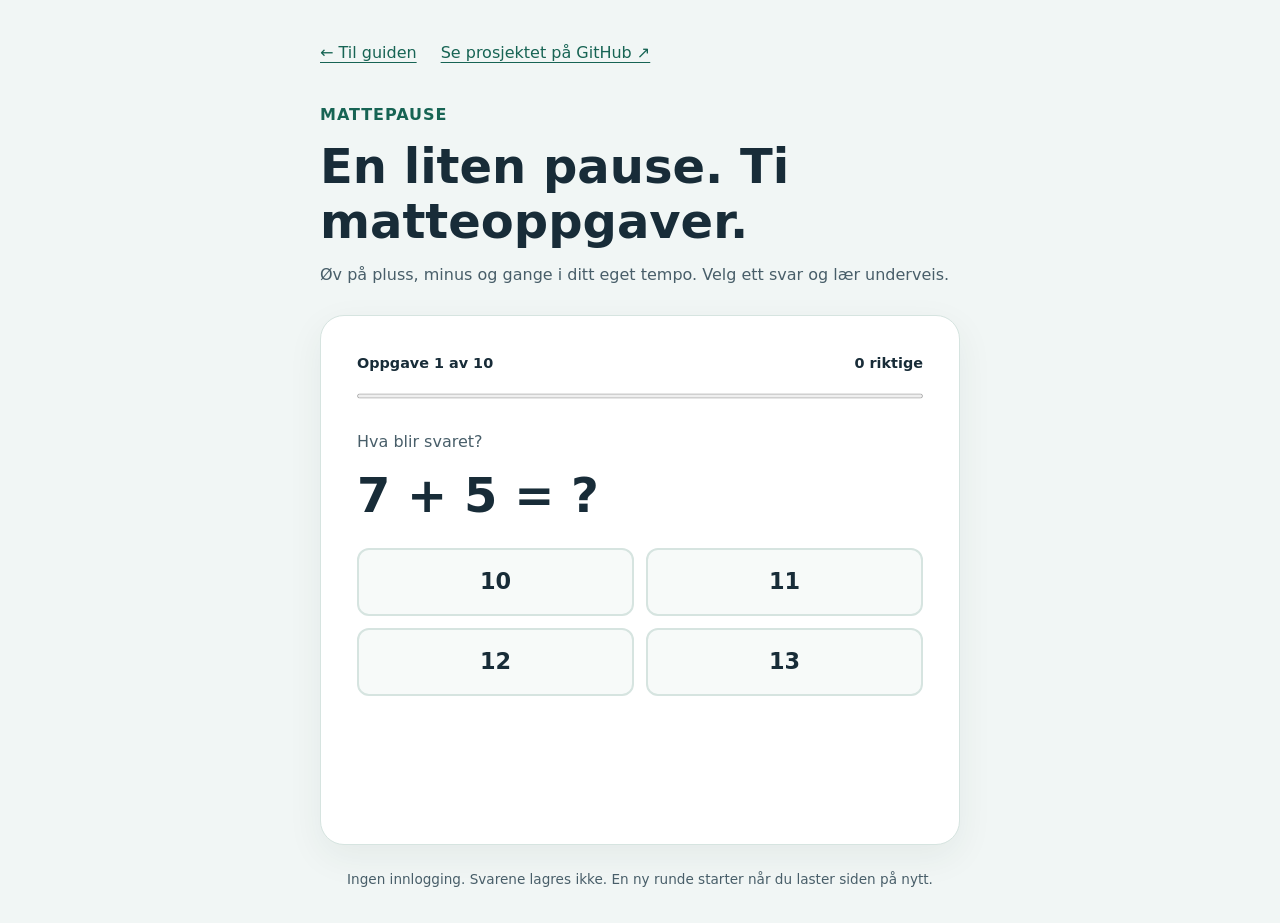
<file: public/eksempel.html>
<!doctype html>
<html lang="nb">
<head>
  <meta charset="utf-8">
  <meta name="viewport" content="width=device-width, initial-scale=1">
  <meta name="description" content="Øv på pluss, minus og gange med en gratis mattequiz. Ti oppgaver med forklaring og umiddelbar tilbakemelding.">
  <title>Mattepause – en liten mattequiz</title>
  <link rel="icon" href="favicon.svg" type="image/svg+xml">
  <style>
    :root {
      color-scheme: light;
      font-family: system-ui, -apple-system, BlinkMacSystemFont, "Segoe UI", sans-serif;
      color: #182c38;
      background: #f1f6f5;
      line-height: 1.6;
    }
    * { box-sizing: border-box; }
    body { margin: 0; padding: 32px 16px; }
    main { width: 100%; max-width: 640px; margin: 0 auto; }
    nav { display: flex; flex-wrap: wrap; gap: 12px 24px; margin-bottom: 28px; }
    nav a { color: #176454; text-underline-offset: 4px; padding: 8px 0; }
    .brand { margin: 0; color: #176454; font-weight: 800; letter-spacing: .06em; }
    h1 { font-size: clamp(2rem, 6vw, 3rem); line-height: 1.15; margin: 12px 0; }
    .intro { color: #485e69; margin: 0 0 28px; }
    .card { background: #fff; padding: clamp(20px, 5vw, 36px); border: 1px solid #d6e4e0; border-radius: 24px; box-shadow: 0 12px 36px #183c3010; }
    .meta { display: flex; justify-content: space-between; gap: 12px; flex-wrap: wrap; font-size: .9rem; font-weight: 600; }
    progress { display: block; width: 100%; height: 10px; margin: 16px 0 28px; accent-color: #176454; }
    .label { color: #485e69; margin: 0; }
    h2 { font-size: clamp(2rem, 8vw, 3rem); line-height: 1.2; margin: 12px 0 24px; }
    .answers { display: grid; grid-template-columns: repeat(2, minmax(0, 1fr)); gap: 12px; }
    button { font: inherit; cursor: pointer; min-height: 52px; border-radius: 12px; }
    .answer { border: 2px solid #d6e4e0; background: #f7faf9; color: #182c38; font-size: 1.4rem; font-weight: 700; padding: 14px; }
    .answer:hover:not(:disabled) { border-color: #176454; background: #eaf4f0; }
    a:focus-visible, button:focus-visible { outline: 3px solid #2649bb; outline-offset: 4px; }
    .answer:disabled { cursor: default; opacity: 1; }
    .answer.correct { background: #e5f4e9; border-color: #237344; color: #17502e; }
    .answer.wrong { background: #fff0ed; border-color: #ac3a2a; color: #872c20; }
    .feedback { min-height: 5em; margin: 20px 0 12px; }
    .feedback[data-result="correct"] { color: #17502e; }
    .feedback[data-result="wrong"] { color: #872c20; }
    .primary { width: 100%; border: 0; background: #176454; color: #fff; padding: 12px 20px; font-weight: 700; }
    .primary:hover { background: #104c40; }
    .summary { font-size: 1.15rem; margin-bottom: 28px; }
    footer { text-align: center; color: #485e69; font-size: .85rem; margin-top: 24px; }
    [hidden] { display: none !important; }
    @media (max-width: 360px) { body { padding: 20px 12px; } .card { padding: 18px; } }
  </style>
</head>
<body>
  <main>
    <nav aria-label="Hovedmeny"><a href="./">← Til guiden</a><a href="https://github.com/Christergabba/edu-freehost">Se prosjektet på GitHub ↗</a></nav>
    <header>
      <p class="brand">MATTEPAUSE</p>
      <h1>En liten pause. Ti matteoppgaver.</h1>
      <p class="intro">Øv på pluss, minus og gange i ditt eget tempo. Velg ett svar og lær underveis.</p>
    </header>
    <section class="card" aria-label="Mattequiz">
      <div id="quiz">
        <div class="meta"><span id="counter"></span><span id="score"></span></div>
        <progress id="progress" value="0" max="10" aria-label="Antall besvarte oppgaver"></progress>
        <p class="label">Hva blir svaret?</p>
        <h2 id="question" tabindex="-1"></h2>
        <div id="answers" class="answers" role="group" aria-labelledby="question"></div>
        <p id="feedback" class="feedback" role="status" aria-live="polite" aria-atomic="true"></p>
        <button id="next" class="primary" type="button" hidden>Neste oppgave →</button>
      </div>
      <div id="result" hidden>
        <p class="label">Alle oppgavene er besvart</p>
        <h2 id="result-title" tabindex="-1">Godt jobbet!</h2>
        <p id="summary" class="summary"></p>
        <button id="restart" class="primary" type="button">Prøv en gang til</button>
      </div>
      <noscript>Du må aktivere JavaScript i nettleseren for å bruke quizen.</noscript>
    </section>
    <footer>Ingen innlogging. Svarene lagres ikke. En ny runde starter når du laster siden på nytt.</footer>
  </main>
  <script>
    "use strict";

    // Endre oppgavene her. «answer» er riktig svar og må finnes én gang i «options».
    const questions = [
      { text: "7 + 5", answer: 12, options: [10, 11, 12, 13], explanation: "7 + 3 blir 10. Legg til 2 til, så får du 12." },
      { text: "15 − 8", answer: 7, options: [6, 7, 8, 9], explanation: "15 − 5 blir 10. Trekk fra 3 til, så får du 7." },
      { text: "3 × 4", answer: 12, options: [7, 10, 12, 14], explanation: "Tre grupper med fire blir 4 + 4 + 4 = 12." },
      { text: "9 + 6", answer: 15, options: [14, 15, 16, 17], explanation: "9 + 1 blir 10. Legg til de siste 5, så får du 15." },
      { text: "20 − 7", answer: 13, options: [11, 12, 13, 14], explanation: "20 − 5 blir 15. Trekk fra 2 til, så får du 13." },
      { text: "5 × 5", answer: 25, options: [10, 20, 25, 30], explanation: "Fem grupper med fem blir 5 + 5 + 5 + 5 + 5 = 25." },
      { text: "18 + 4", answer: 22, options: [20, 21, 22, 24], explanation: "18 + 2 blir 20. Legg til 2 til, så får du 22." },
      { text: "14 − 6", answer: 8, options: [6, 7, 8, 9], explanation: "14 − 4 blir 10. Trekk fra 2 til, så får du 8." },
      { text: "2 × 9", answer: 18, options: [11, 16, 18, 20], explanation: "To grupper med ni blir 9 + 9 = 18." },
      { text: "25 + 15", answer: 40, options: [30, 35, 40, 45], explanation: "20 + 10 blir 30, og 5 + 5 blir 10. Til sammen blir det 40." }
    ];

    const byId = (id) => document.getElementById(id);
    let current = 0;
    let points = 0;
    let answered = false;

    function showQuestion(moveFocus = false) {
      answered = false;
      const question = questions[current];
      byId("counter").textContent = `Oppgave ${current + 1} av ${questions.length}`;
      byId("score").textContent = `${points} riktige`;
      byId("progress").max = questions.length;
      byId("progress").value = current;
      byId("question").textContent = `${question.text} = ?`;
      byId("feedback").textContent = "";
      byId("feedback").removeAttribute("data-result");
      byId("next").hidden = true;
      byId("answers").replaceChildren();
      question.options.forEach((option) => {
        const button = document.createElement("button");
        button.type = "button";
        button.className = "answer";
        button.textContent = option;
        button.addEventListener("click", () => checkAnswer(option, button));
        byId("answers").append(button);
      });
      if (moveFocus) byId("question").focus();
    }

    function checkAnswer(option, selectedButton) {
      if (answered) return;
      answered = true;
      const question = questions[current];
      const correct = option === question.answer;
      if (correct) points += 1;
      for (const button of byId("answers").children) {
        button.disabled = true;
        if (Number(button.textContent) === question.answer) button.classList.add("correct");
      }
      if (!correct) selectedButton.classList.add("wrong");
      byId("feedback").dataset.result = correct ? "correct" : "wrong";
      byId("feedback").textContent = `${correct ? "Riktig!" : `Ikke helt. Riktig svar er ${question.answer}.`} ${question.explanation}`;
      byId("score").textContent = `${points} riktige`;
      byId("progress").value = current + 1;
      byId("next").textContent = current === questions.length - 1 ? "Se resultatet →" : "Neste oppgave →";
      byId("next").hidden = false;
    }

    byId("next").addEventListener("click", () => {
      if (!answered) return;
      current += 1;
      if (current < questions.length) {
        showQuestion(true);
      } else {
        byId("quiz").hidden = true;
        byId("result").hidden = false;
        byId("summary").textContent = `Du fikk ${points} av ${questions.length} riktige. ${points === questions.length ? "Alle svarene var riktige!" : "Ta gjerne en ny runde og øv på det som var vanskelig."}`;
        byId("result-title").focus();
      }
    });

    byId("restart").addEventListener("click", () => {
      current = 0;
      points = 0;
      byId("result").hidden = true;
      byId("quiz").hidden = false;
      showQuestion(true);
    });

    showQuestion();
  </script>
</body>
</html>
</file>
<file: public/guide.css>
:root {
  color-scheme: light;
  --ink: #18342d;
  --muted: #4c625b;
  --green: #176454;
  --line: #d8e3dc;
  --paper: #fffefa;
  font-family: system-ui, -apple-system, BlinkMacSystemFont, "Segoe UI", sans-serif;
  color: var(--ink);
  background: #f4f5ee;
  line-height: 1.75;
}
* { box-sizing: border-box; }
body { margin: 0; }
a { color: var(--green); text-underline-offset: .2em; }
a:hover { text-decoration-thickness: 2px; }
a:focus-visible, button:focus-visible, summary:focus-visible { outline: 3px solid #334ac6; outline-offset: 5px; }
.skip { position: absolute; top: -100px; left: 16px; padding: 12px 20px; background: white; z-index: 5; }
.skip:focus { top: 12px; }
.site-header { background: var(--paper); border-bottom: 1px solid var(--line); }
.topbar { max-width: 1240px; margin: auto; padding: 18px 32px; display: flex; align-items: center; justify-content: space-between; gap: 16px; flex-wrap: wrap; }
.wordmark { font-weight: 800; text-decoration: none; letter-spacing: -.02em; color: var(--ink); }
.topbar nav { display: flex; flex-wrap: wrap; gap: 12px 24px; font-size: .9rem; }
.topbar nav a { padding: 8px 0; }
.hero { max-width: 1240px; margin: auto; padding: 76px 32px 52px; }
.eyebrow { font-size: .8rem; font-weight: 800; letter-spacing: .12em; text-transform: uppercase; color: var(--green); }
h1 { font-size: clamp(2.4rem, 5.5vw, 4.6rem); line-height: 1.08; letter-spacing: -.055em; max-width: 850px; margin: 16px 0 24px; }
.lead { font-size: clamp(1.05rem, 2vw, 1.25rem); max-width: 720px; color: var(--muted); }
.actions { display: flex; flex-wrap: wrap; gap: 12px; margin: 28px 0; }
.button { display: inline-block; padding: 12px 20px; border: 1px solid var(--green); border-radius: 10px; text-decoration: none; font-weight: 700; min-height: 48px; }
.button.primary { background: var(--green); color: white; }
.button:hover { background: #e0ede5; }
.button.primary:hover { background: #104c40; }
.flow { display: grid; grid-template-columns: repeat(4, minmax(0, 1fr)); list-style: none; padding: 0; margin: 40px 0 0; border: 1px solid var(--line); border-radius: 16px; background: var(--paper); }
.flow li { padding: 24px; position: relative; }
.flow li + li { border-left: 1px solid var(--line); }
.flow strong { display: block; font-size: 1.1rem; }
.flow span { display: block; margin-top: 4px; font-size: .9rem; color: var(--muted); }
.flow small { color: var(--green); font-size: .75rem; font-weight: 800; letter-spacing: .08em; }
.layout { display: grid; grid-template-columns: 250px minmax(0, 1fr); gap: 56px; max-width: 1240px; margin: auto; padding: 0 32px 72px; align-items: start; }
.sidebar { position: sticky; top: 24px; padding: 24px 0; }
.sidebar h2 { font-size: .75rem; letter-spacing: .12em; text-transform: uppercase; margin: 0 0 16px; }
.sidebar ol { padding: 0; list-style: none; margin: 0; }
.sidebar li { margin: 0; }
.sidebar a { display: block; padding: 8px 12px; border-radius: 8px; font-size: .9rem; text-decoration: none; color: var(--muted); }
.sidebar a:hover { color: var(--green); background: #e4ede5; }
.sidebar .aside-note { font-size: .85rem; color: var(--muted); margin: 24px 12px; }
article { min-width: 0; }
.chapter { background: var(--paper); border: 1px solid var(--line); border-radius: 18px; padding: clamp(22px, 4vw, 44px); margin: 0 0 24px; scroll-margin-top: 24px; }
.chapter > :first-child { margin-top: 0; }
.chapter > :last-child { margin-bottom: 0; }
.chapter h2 { line-height: 1.25; font-size: clamp(1.55rem, 3vw, 2rem); letter-spacing: -.035em; margin: 0 0 24px; }
.chapter h3 { font-size: 1.15rem; line-height: 1.4; margin-top: 32px; }
p, li { overflow-wrap: anywhere; }
li { margin: 8px 0; }
ul, ol { padding-left: 24px; }
blockquote { margin: 24px 0; padding: 16px 20px; background: #eaf2e9; border-left: 3px solid var(--green); border-radius: 0 10px 10px 0; }
blockquote p { margin: 0; }
.table-wrap { overflow-x: auto; margin: 24px 0; border: 1px solid var(--line); border-radius: 10px; }
table { width: 100%; border-collapse: collapse; font-size: .9rem; text-align: left; }
th { background: #edf2eb; }
td, th { padding: 12px 16px; border-bottom: 1px solid var(--line); vertical-align: top; }
tr:last-child td { border-bottom: 0; }
code { font-family: ui-monospace, SFMono-Regular, Consolas, monospace; font-size: .88em; background: #ecf0e8; padding: .15em .35em; border-radius: 4px; overflow-wrap: anywhere; }
.code-block { margin: 24px 0; border: 1px solid var(--line); border-radius: 10px; overflow: hidden; background: #f0f3ed; }
pre { margin: 0; padding: 20px; white-space: pre-wrap; overflow-wrap: anywhere; }
pre code { padding: 0; background: transparent; }
.copy-button { display: block; margin: 10px 10px 0 auto; padding: 8px 14px; min-height: 44px; background: white; border: 1px solid #9cb2a5; border-radius: 6px; font: inherit; font-size: .85rem; color: var(--green); cursor: pointer; }
details { margin: 24px 0; padding: 16px; border: 1px solid var(--line); border-radius: 10px; }
summary { cursor: pointer; font-weight: 650; }
.closing { padding: 28px 0; color: var(--muted); }
.site-footer { border-top: 1px solid var(--line); padding: 32px; text-align: center; font-size: .9rem; color: var(--muted); }
.site-footer a { margin: 0 8px; display: inline-block; padding: 8px 0; }
.sr-only { position: absolute; width: 1px; height: 1px; overflow: hidden; clip-path: inset(50%); white-space: nowrap; }
@media (max-width: 900px) {
  .layout { grid-template-columns: 1fr; gap: 24px; }
  .sidebar { position: static; background: #eaf0e7; border-radius: 16px; padding: 24px; }
  .sidebar ol { display: grid; grid-template-columns: repeat(2, minmax(0, 1fr)); gap: 0 16px; }
  .sidebar .aside-note { margin-bottom: 0; }
  .hero { padding-top: 44px; }
  .flow { grid-template-columns: repeat(2, minmax(0, 1fr)); }
  .flow li:nth-child(3) { border-left: 0; }
  .flow li:nth-child(n+3) { border-top: 1px solid var(--line); }
}
@media (max-width: 520px) {
  .topbar, .hero { padding-left: 20px; padding-right: 20px; }
  .layout { padding: 0 12px 40px; }
  .flow li { padding: 16px; }
  .sidebar { padding: 20px 12px; }
  .sidebar ol { grid-template-columns: 1fr; }
  .sidebar h2 { margin-left: 12px; }
  .chapter { padding: 24px 18px; }
  td, th { padding: 10px; }
}
@media print {
  .sidebar, .actions, .topbar nav, .copy-button, .skip { display: none; }
  .layout { display: block; padding: 0; }
  .hero { padding: 20px 0; }
  .chapter { border: 0; padding: 20px 0; }
  body { background: white; }
}
</file>
